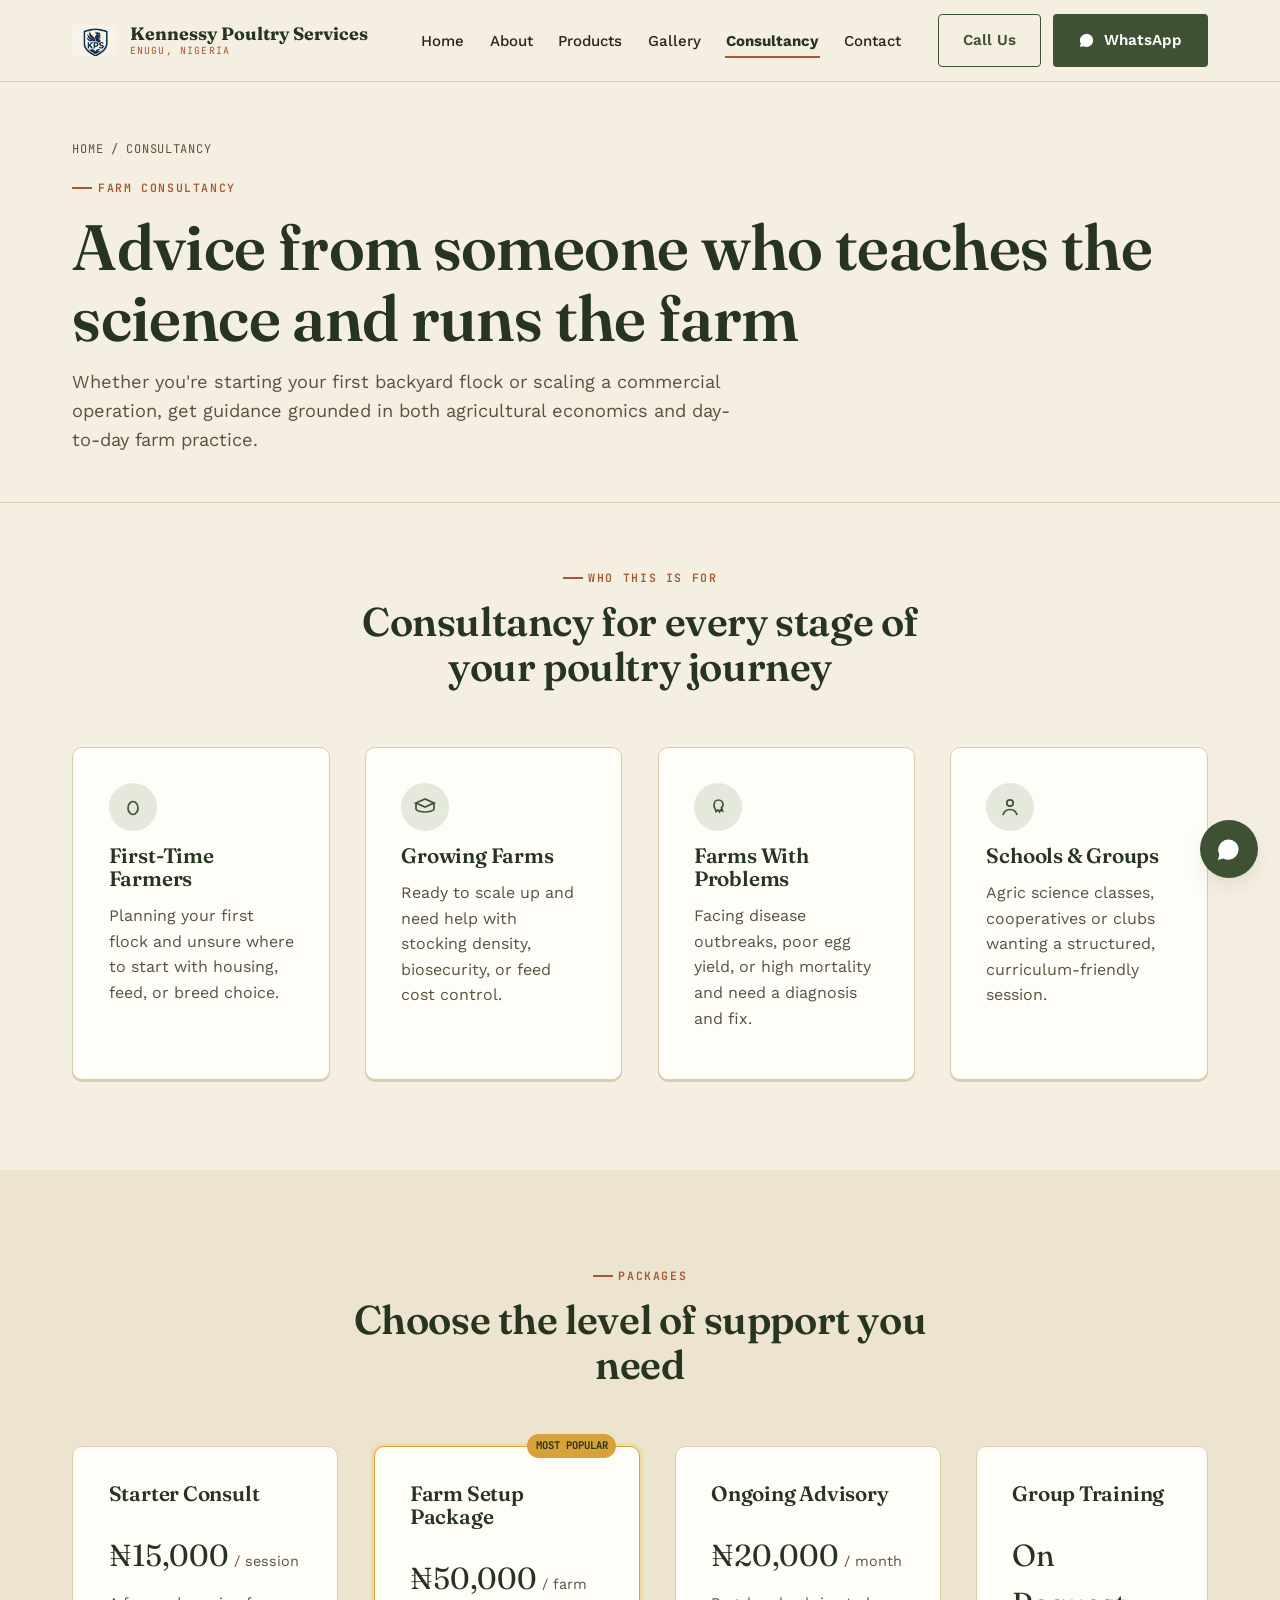
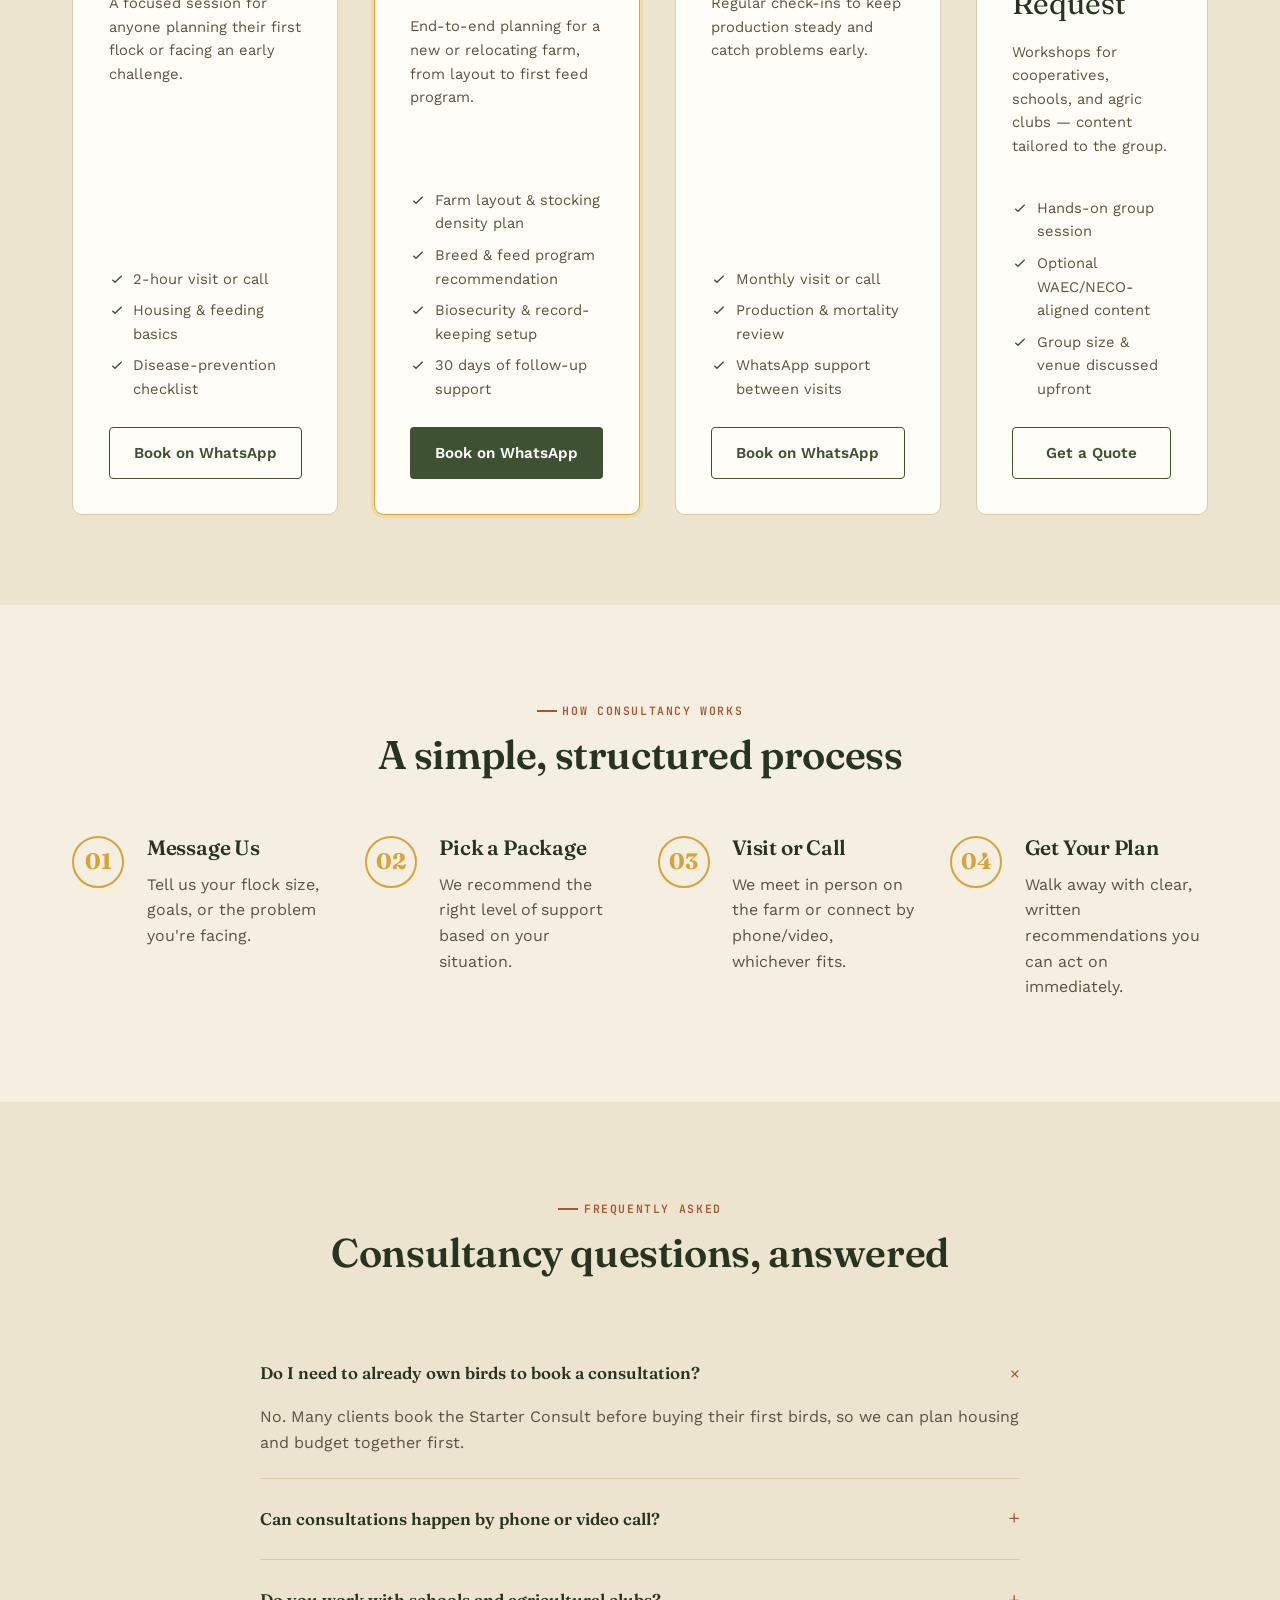
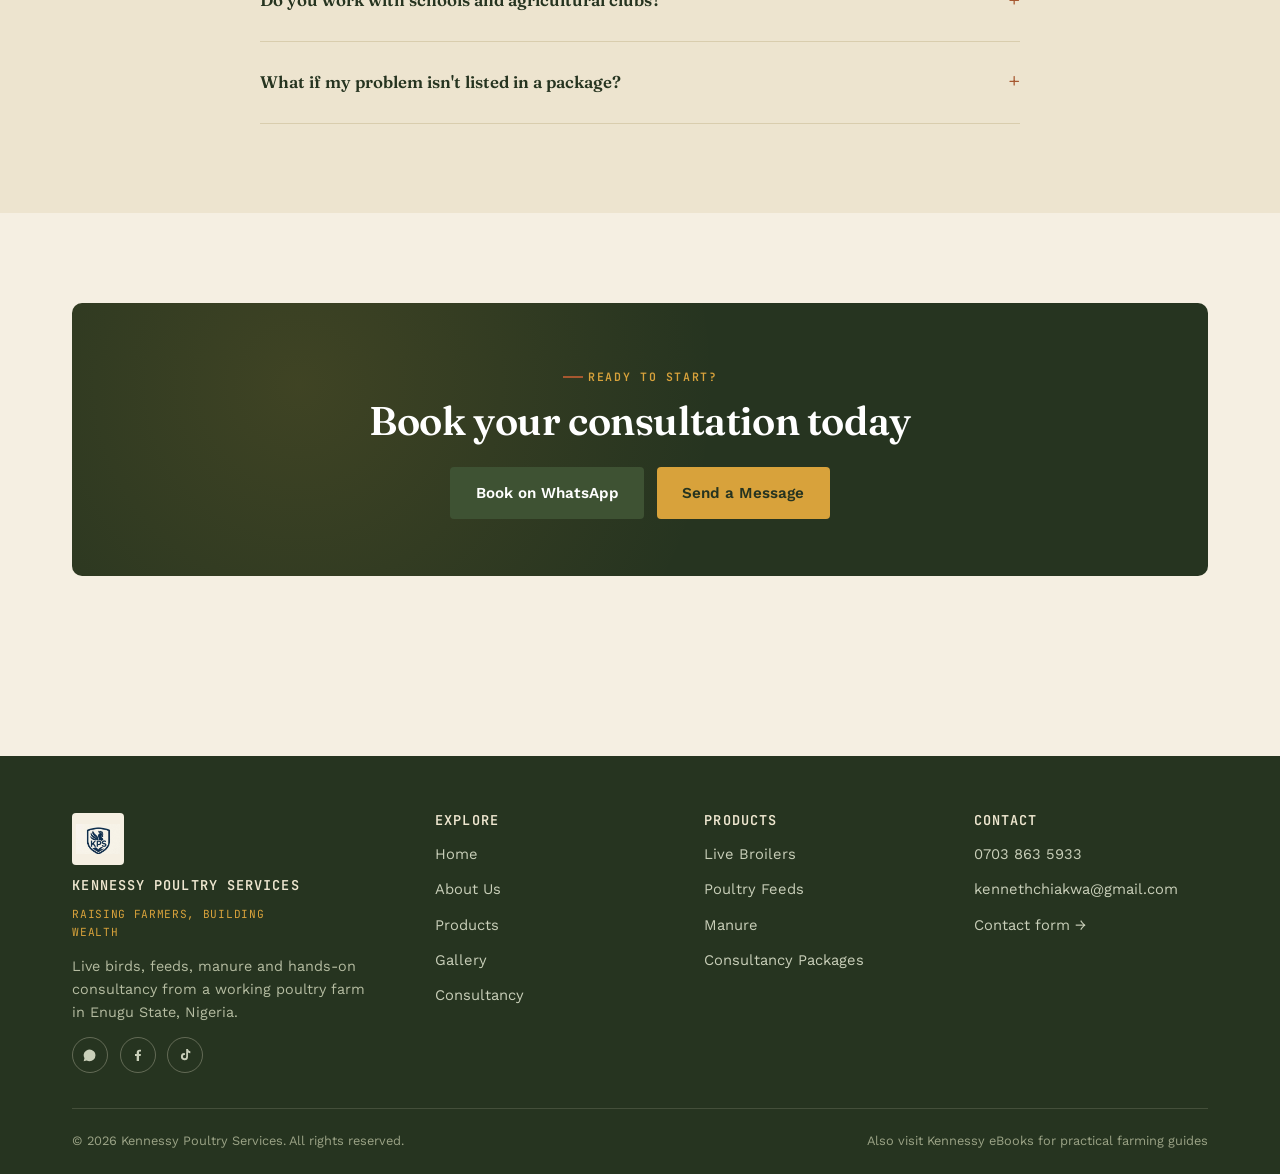
<file: consultancy.html>
<!DOCTYPE html>
<html lang="en">
<head>
<meta charset="UTF-8">
<meta name="viewport" content="width=device-width, initial-scale=1.0">
<title>Consultancy Services | Kennessy Poultry Services</title>
<meta name="description" content="Farm setup, disease management, feed formulation and ongoing advisory consultancy for poultry farmers, from a teacher and commercial farmer in Enugu State, Nigeria.">
<link rel="icon" type="image/jpeg" href="[data-uri]">
<style>
/* ==========================================================================
   Kennessy Poultry Services — Design Tokens
   Palette: maize cream / deep leaf green / clay brown / maize gold
   Display: Fraunces  |  Body: Work Sans  |  Data/Utility: JetBrains Mono
   ========================================================================== */

@import url('https://fonts.googleapis.com/css2?family=Fraunces:ital,opsz,wght@0,9..144,400;0,9..144,500;0,9..144,600;0,9..144,700;1,9..144,500&family=Work+Sans:wght@400;500;600;700&family=JetBrains+Mono:wght@500;600&display=swap');

:root{
  --bg:            #F5EFE2;
  --bg-alt:        #EDE4CF;
  --card:          #FFFDF7;
  --ink:           #2A2318;
  --ink-soft:      #5B5140;
  --forest:        #3E5233;
  --forest-dark:   #263420;
  --forest-tint:   #E4E9DB;
  --clay:          #A6572F;
  --clay-dark:     #7C3F20;
  --gold:          #D8A23B;
  --gold-soft:     #F0DBA6;
  --line:          #D9CDAE;
  --shadow:        0 10px 30px -12px rgba(42,35,24,0.25);
  --radius:        4px;
  --radius-lg:     10px;
  --maxw:          1180px;
  --space-1: 0.4rem;
  --space-2: 0.8rem;
  --space-3: 1.4rem;
  --space-4: 2.2rem;
  --space-5: 3.6rem;
  --space-6: 5.6rem;
}

*, *::before, *::after{ box-sizing: border-box; }
html{ scroll-behavior: smooth; }
body{
  margin:0;
  background: var(--bg);
  color: var(--ink);
  font-family: 'Work Sans', sans-serif;
  font-size: 16px;
  line-height: 1.6;
  -webkit-font-smoothing: antialiased;
}
img{ max-width:100%; display:block; }
a{ color: inherit; text-decoration: none; }
ul{ margin:0; padding:0; list-style:none; }
h1,h2,h3,h4{
  font-family:'Fraunces', serif;
  font-weight:600;
  line-height:1.12;
  margin: 0 0 var(--space-2);
  color: var(--forest-dark);
  letter-spacing: -0.01em;
}
h1{ font-size: clamp(2.4rem, 5vw, 4rem); font-weight:600; }
h2{ font-size: clamp(1.7rem, 3.4vw, 2.5rem); }
h3{ font-size: 1.3rem; }
p{ margin:0 0 var(--space-2); color: var(--ink-soft); }
.container{ max-width: var(--maxw); margin: 0 auto; padding: 0 var(--space-3); }
.eyebrow{
  font-family:'JetBrains Mono', monospace;
  font-size:0.72rem;
  letter-spacing:0.14em;
  text-transform:uppercase;
  color: var(--clay);
  font-weight:600;
  display:inline-flex;
  align-items:center;
  gap:0.5em;
  margin-bottom: var(--space-2);
}
.eyebrow::before{
  content:"";
  width: 20px; height:2px;
  background: var(--clay);
  display:inline-block;
}
:focus-visible{ outline: 3px solid var(--gold); outline-offset: 2px; }
@media (prefers-reduced-motion: reduce){
  *{ animation-duration: 0.001ms !important; animation-iteration-count: 1 !important; transition-duration: 0.001ms !important; scroll-behavior:auto !important; }
}

/* Buttons */
.btn{
  display:inline-flex;
  align-items:center;
  gap:0.55em;
  font-family:'Work Sans', sans-serif;
  font-weight:600;
  font-size:0.95rem;
  padding: 0.85em 1.6em;
  border-radius: var(--radius);
  border: 1.5px solid transparent;
  cursor:pointer;
  transition: transform 0.15s ease, box-shadow 0.15s ease, background 0.15s ease, color .15s ease;
  white-space: nowrap;
}
.btn:hover{ transform: translateY(-2px); }
.btn-primary{ background: var(--forest); color: #fff; }
.btn-primary:hover{ background: var(--forest-dark); box-shadow: var(--shadow); }
.btn-gold{ background: var(--gold); color: var(--forest-dark); }
.btn-gold:hover{ background:#c8912e; box-shadow: var(--shadow); }
.btn-outline{ background: transparent; border-color: var(--forest); color: var(--forest); }
.btn-outline:hover{ background: var(--forest); color:#fff; }
.btn-whatsapp{ background:#3E5233; color:#fff; }
.btn-whatsapp svg{ width:18px; height:18px; }
.btn-whatsapp:hover{ background: var(--forest-dark); }
.btn-block{ width:100%; justify-content:center; }

/* ===================== HEADER ===================== */
.site-header{
  position: sticky; top:0; z-index: 60;
  background: var(--bg);
  border-bottom: 1px solid var(--line);
}
.header-inner{
  display:flex; align-items:center; justify-content:space-between;
  padding: 0.9rem var(--space-3);
  max-width: var(--maxw); margin:0 auto;
}
.brand{ display:flex; align-items:center; gap:0.7rem; }
.brand-mark{
  width:46px; height:46px;
  display:flex; align-items:center; justify-content:center;
  flex-shrink:0;
}
.brand-mark svg{ width:24px; height:24px; }
.brand-mark img{ width:100%; height:100%; object-fit:contain; }
.brand-text{ font-family:'Fraunces', serif; line-height:1.05; }
.brand-text strong{ display:block; font-size:1.12rem; color: var(--forest-dark); font-weight:700; }
.brand-text span{ display:block; font-family:'JetBrains Mono', monospace; font-size:0.62rem; letter-spacing:0.12em; text-transform:uppercase; color: var(--clay); margin-top:2px; }

.footer-logo{ width:52px; height:52px; margin-bottom: var(--space-2); border-radius: var(--radius); overflow:hidden; background:#F5EFE2; padding:4px; }
.footer-logo img{ width:100%; height:100%; object-fit:contain; }

.main-nav{ display:flex; align-items:center; gap: var(--space-4); }
.nav-links{ display:flex; gap: var(--space-3); }
.nav-links a{
  font-size:0.94rem; font-weight:500; color: var(--ink);
  padding: 0.3rem 0.1rem; position:relative;
}
.nav-links a::after{
  content:""; position:absolute; left:0; right:0; bottom:-4px; height:2px;
  background: var(--clay); transform: scaleX(0); transform-origin:left;
  transition: transform 0.2s ease;
}
.nav-links a:hover::after, .nav-links a.active::after{ transform: scaleX(1); }
.nav-links a.active{ color: var(--forest-dark); font-weight:700; }
.header-cta{ display:flex; align-items:center; gap:0.7rem; }
.nav-toggle{
  display:none; background:none; border:none; cursor:pointer;
  width:40px; height:40px; padding:0;
  flex-direction:column; align-items:center; justify-content:center; gap:5px;
}
.nav-toggle span{ width:22px; height:2px; background: var(--forest-dark); display:block; }

@media (max-width: 880px){
  .nav-links{
    position:fixed; top:64px; right:0; bottom:0; left:0; background: var(--bg);
    flex-direction:column; padding: var(--space-4) var(--space-3); gap: var(--space-3);
    transform: translateX(100%); transition: transform 0.25s ease;
    overflow-y:auto; z-index:55;
  }
  .nav-links.open{ transform: translateX(0); }
  .nav-links a{ font-size:1.2rem; }
  .nav-toggle{ display:flex; }
  .header-cta .btn-outline{ display:none; }
}

/* ===================== FARM GATE BOARD (signature element) ===================== */
.gate-board{
  background: var(--forest-dark);
  color: #EFE7D0;
  border-top: 4px solid var(--gold);
  border-bottom: 4px solid var(--gold);
}
.gate-board-inner{
  max-width: var(--maxw); margin:0 auto; padding: 0.7rem var(--space-3);
  display:flex; align-items:center; gap: var(--space-3);
  font-family:'JetBrains Mono', monospace;
  font-size:0.78rem;
}
.gate-board-label{
  text-transform:uppercase; letter-spacing:0.12em; color: var(--gold);
  font-weight:600; flex-shrink:0; padding-right: var(--space-3);
  border-right: 1px solid rgba(239,231,208,0.25);
}
.gate-track-wrap{ flex:1; overflow:hidden; }
.gate-track{
  display:flex; align-items:center; gap: var(--space-4); width:max-content;
  animation: gate-scroll 22s linear infinite;
}
.gate-track-wrap:hover .gate-track{ animation-play-state: paused; }
@keyframes gate-scroll{
  from{ transform: translateX(0); }
  to{ transform: translateX(-50%); }
}
.gate-item{ display:flex; align-items:center; gap:0.5em; flex-shrink:0; white-space:nowrap; }
.dot{ width:8px; height:8px; border-radius:50%; flex-shrink:0; }
.dot.in{ background:#8FBF6B; }
.dot.low{ background: var(--gold); }
.dot.soon{ background:#C77B4A; }
.gate-status{ opacity:0.85; }

/* ===================== HERO ===================== */
.hero{
  position:relative;
  padding: var(--space-6) 0 var(--space-5);
  background:
    radial-gradient(ellipse at 85% 0%, rgba(216,162,59,0.16), transparent 55%),
    var(--bg);
  overflow:hidden;
  border-bottom: 1px solid var(--line);
}
.hero-grid{
  display:grid; grid-template-columns: 1.1fr 0.9fr; gap: var(--space-5);
  align-items:center;
}
.hero h1{ margin-bottom: var(--space-3); }
.hero-lede{ font-size:1.14rem; max-width: 46ch; }
.hero-actions{ display:flex; gap: var(--space-2); flex-wrap:wrap; margin-top: var(--space-4); }
.hero-stats{
  display:flex; gap: var(--space-4); margin-top: var(--space-5);
  padding-top: var(--space-3); border-top: 1px solid var(--line);
  flex-wrap:wrap;
}
.hero-stat b{ display:block; font-family:'Fraunces', serif; font-size:1.7rem; color: var(--forest-dark); }
.hero-stat span{ font-size:0.8rem; color: var(--ink-soft); }
.hero-art{
  position:relative; border-radius: var(--radius-lg); overflow:hidden;
  box-shadow: var(--shadow); aspect-ratio: 4/5;
}
@media (max-width: 880px){
  .hero-grid{ grid-template-columns: 1fr; }
  .hero-art{ order:-1; aspect-ratio: 16/10; }
}

/* ===================== SECTIONS ===================== */
section{ padding: var(--space-6) 0; }
.section-alt{ background: var(--bg-alt); }
.section-forest{ background: var(--forest-dark); color:#EFE7D0; }
.section-forest h2, .section-forest h3{ color:#fff; }
.section-forest p{ color:#C9CFB9; }
.section-head{ max-width: 640px; margin-bottom: var(--space-5); }
.section-head.center{ margin-left:auto; margin-right:auto; text-align:center; }

/* Cards / grids */
.grid{ display:grid; gap: var(--space-4); }
.grid-3{ grid-template-columns: repeat(3, 1fr); }
.grid-2{ grid-template-columns: repeat(2, 1fr); }
.grid-4{ grid-template-columns: repeat(4, 1fr); }
@media (max-width: 900px){ .grid-3, .grid-4{ grid-template-columns: repeat(2,1fr); } }
@media (max-width: 620px){ .grid-2, .grid-3, .grid-4{ grid-template-columns: 1fr; } }

.card{
  background: var(--card); border:1px solid var(--line); border-radius: var(--radius-lg);
  padding: var(--space-4); box-shadow: 0 2px 0 var(--line);
  transition: transform .18s ease, box-shadow .18s ease;
}
.card:hover{ transform: translateY(-4px); box-shadow: var(--shadow); }
.card-icon{
  width:48px; height:48px; border-radius:50%; background: var(--forest-tint);
  display:flex; align-items:center; justify-content:center; margin-bottom: var(--space-2);
}
.card-icon svg{ width:24px; height:24px; }

/* Product cards */
.product-card{
  background: var(--card); border:1px solid var(--line); border-radius: var(--radius-lg);
  overflow:hidden; display:flex; flex-direction:column;
  transition: transform .18s ease, box-shadow .18s ease;
}
.product-card:hover{ transform: translateY(-5px); box-shadow: var(--shadow); }
.product-media{ aspect-ratio: 4/3; position:relative; overflow:hidden; }
.product-body{ padding: var(--space-3); display:flex; flex-direction:column; gap:0.5rem; flex:1; }
.product-tag{
  position:absolute; top:12px; left:12px; z-index:2;
  background: var(--gold); color: var(--forest-dark);
  font-family:'JetBrains Mono', monospace; font-size:0.68rem; font-weight:700;
  text-transform:uppercase; letter-spacing:0.06em;
  padding: 0.3em 0.7em; border-radius: 100px;
}
.product-tag.stock-low{ background:#C77B4A; color:#fff; }
.product-name{ font-family:'Fraunces', serif; font-size:1.15rem; color: var(--forest-dark); font-weight:600; }
.product-desc{ font-size:0.92rem; flex:1; }
.product-price{
  font-family:'JetBrains Mono', monospace; font-weight:600; color: var(--clay-dark);
  font-size:1rem; padding-top:0.4rem; border-top: 1px dashed var(--line);
}
.product-actions{ display:flex; gap:0.5rem; margin-top:0.4rem; }
.product-actions .btn{ flex:1; padding:0.65em 0.8em; font-size:0.84rem; }

.product-filters{ display:flex; gap:0.6rem; flex-wrap:wrap; margin-bottom: var(--space-4); }
.filter-btn{
  font-family:'JetBrains Mono', monospace; font-size:0.76rem; text-transform:uppercase; letter-spacing:0.05em;
  padding:0.5em 1.1em; border-radius:100px; border:1.5px solid var(--forest);
  background:transparent; color: var(--forest-dark); cursor:pointer; font-weight:600;
  transition: all .15s ease;
}
.filter-btn.active, .filter-btn:hover{ background: var(--forest); color:#fff; }

/* Numbered process */
.process{ counter-reset: step; display:grid; gap: var(--space-4); }
.process-step{ display:flex; gap: var(--space-3); align-items:flex-start; }
.process-num{
  counter-increment: step; font-family:'Fraunces', serif; font-weight:700; font-size:1.4rem;
  color: var(--gold); flex-shrink:0; width:52px; height:52px; border-radius:50%;
  border:2px solid var(--gold); display:flex; align-items:center; justify-content:center;
}
.process-num::before{ content: counter(step, decimal-leading-zero); }

/* Testimonials */
.testimonial{
  background: var(--card); border-radius: var(--radius-lg); padding: var(--space-4);
  border-left: 4px solid var(--clay);
}
.testimonial p{ font-style: italic; color: var(--ink); font-size:1.02rem; }
.testimonial-author{ font-family:'JetBrains Mono', monospace; font-size:0.78rem; color: var(--clay); text-transform:uppercase; letter-spacing:0.05em; }

/* Placeholder art (SVG-based, styled — not lorem-ipsum grey boxes) */
.ph{
  width:100%; height:100%; display:flex; align-items:center; justify-content:center;
  background: linear-gradient(135deg, var(--forest-tint), var(--bg-alt));
  position:relative;
}
.ph svg{ width:38%; height:38%; opacity:0.85; }
.ph-label{
  position:absolute; bottom:10px; right:12px;
  font-family:'JetBrains Mono', monospace; font-size:0.6rem; letter-spacing:0.08em;
  text-transform:uppercase; color: var(--ink-soft); opacity:0.6;
}
.media-photo{ width:100%; height:100%; object-fit:cover; display:block; }

/* Gallery */
.gallery-grid{ display:grid; grid-template-columns: repeat(3, 1fr); gap: var(--space-2); }
.gallery-item{ aspect-ratio: 1; border-radius: var(--radius); overflow:hidden; }
.gallery-item.wide{ grid-column: span 2; }
.gallery-item.tall{ grid-row: span 2; aspect-ratio:auto; }
@media (max-width: 700px){ .gallery-grid{ grid-template-columns: repeat(2,1fr); } .gallery-item.wide{ grid-column: span 2; } }

/* Video placeholders (YouTube embeds to come) */
.video-card{
  border-radius: var(--radius-lg); overflow:hidden; border:1px solid var(--line);
  background: var(--card); box-shadow: 0 2px 0 var(--line);
}
.video-thumb{
  aspect-ratio: 16/9; position:relative; overflow:hidden;
  background: linear-gradient(135deg, var(--forest-dark), #1F2B18);
  display:flex; align-items:center; justify-content:center;
}
.video-thumb::after{
  content:""; position:absolute; inset:0;
  background: linear-gradient(0deg, rgba(20,26,15,0.35), rgba(20,26,15,0.05) 40%);
}
.video-play{
  width:60px; height:60px; border-radius:50%; background: rgba(38,52,32,0.55);
  border:2px solid var(--gold); display:flex; align-items:center; justify-content:center;
  z-index:2;
}
.video-play svg{ width:22px; height:22px; margin-left:3px; }
.video-badge{
  position:absolute; top:12px; left:12px; z-index:2;
  background: rgba(38,52,32,0.85); color:#EFE7D0;
  font-family:'JetBrains Mono', monospace; font-size:0.65rem; text-transform:uppercase; letter-spacing:0.06em;
  padding:0.3em 0.7em; border-radius:100px;
}
.video-info{ padding: var(--space-3); }
.video-info h3{ font-size:1.02rem; margin-bottom:0.3rem; }
.video-info p{ font-size:0.86rem; margin-bottom:0; }

/* Timeline (About) */
.timeline{ border-left: 2px solid var(--line); padding-left: var(--space-4); display:grid; gap: var(--space-4); }
.timeline-item{ position:relative; }
.timeline-item::before{
  content:""; position:absolute; left: calc(-1 * var(--space-4) - 6px); top:6px;
  width:12px; height:12px; border-radius:50%; background: var(--clay); border:2px solid var(--bg);
}
.timeline-year{ font-family:'JetBrains Mono', monospace; font-size:0.78rem; color: var(--clay); font-weight:600; }

/* Values grid */
.value-item{ display:flex; gap: var(--space-2); align-items:flex-start; }
.value-item .card-icon{ margin-bottom:0; flex-shrink:0; }

/* Forms */
.form-grid{ display:grid; gap: var(--space-3); }
.field label{ display:block; font-size:0.85rem; font-weight:600; margin-bottom:0.4rem; color: var(--forest-dark); }
.field input, .field select, .field textarea{
  width:100%; padding:0.8em 1em; border:1.5px solid var(--line); border-radius: var(--radius);
  font-family:'Work Sans', sans-serif; font-size:0.96rem; background:#fff; color: var(--ink);
  transition: border-color .15s ease;
}
.field input:focus, .field select:focus, .field textarea:focus{ border-color: var(--forest); }
.field-row{ display:grid; grid-template-columns:1fr 1fr; gap: var(--space-3); }
@media (max-width:620px){ .field-row{ grid-template-columns:1fr; } }
.form-note{ font-size:0.82rem; color: var(--ink-soft); }
.form-status{ font-size:0.9rem; padding:0.8em 1em; border-radius: var(--radius); display:none; }
.form-status.show{ display:block; }
.form-status.ok{ background: var(--forest-tint); color: var(--forest-dark); display:block; }
.form-status.err{ background:#F3DED1; color: var(--clay-dark); display:block; }

/* Contact page split */
.contact-grid{ display:grid; grid-template-columns: 1fr 1fr; gap: var(--space-5); align-items:start; }
@media (max-width: 880px){ .contact-grid{ grid-template-columns:1fr; } }
.contact-detail{ display:flex; gap: var(--space-3); align-items:flex-start; margin-bottom: var(--space-3); }
.contact-detail .card-icon{ flex-shrink:0; }
.contact-detail a:hover{ color: var(--clay); }

/* Map placeholder */
.map-ph{
  aspect-ratio: 16/8; border-radius: var(--radius-lg); overflow:hidden; margin-top: var(--space-4);
  border:1px solid var(--line);
}

/* Consultancy packages */
.pkg-card{
  background: var(--card); border:1px solid var(--line); border-radius: var(--radius-lg);
  padding: var(--space-4); display:flex; flex-direction:column; gap: var(--space-2);
  position:relative;
}
.pkg-card.featured{ border-color: var(--gold); box-shadow: 0 0 0 3px var(--gold-soft); }
.pkg-badge{
  position:absolute; top:-13px; right: var(--space-3);
  background: var(--gold); color: var(--forest-dark);
  font-family:'JetBrains Mono', monospace; font-size:0.66rem; font-weight:700; text-transform:uppercase;
  padding:0.35em 0.8em; border-radius:100px;
}
.pkg-price{ font-family:'Fraunces', serif; font-size:1.9rem; color: var(--forest-dark); }
.pkg-price span{ font-family:'Work Sans', sans-serif; font-size:0.9rem; color: var(--ink-soft); font-weight:400; }
.pkg-list{ display:grid; gap:0.5rem; margin: var(--space-2) 0; }
.pkg-list li{ display:flex; gap:0.6em; font-size:0.92rem; color: var(--ink-soft); }
.pkg-list svg{ width:16px; height:16px; flex-shrink:0; margin-top:3px; color: var(--forest); }

/* FAQ */
.faq-item{ border-bottom:1px solid var(--line); padding: var(--space-3) 0; }
.faq-q{
  display:flex; justify-content:space-between; align-items:center; cursor:pointer;
  font-family:'Fraunces', serif; font-weight:600; font-size:1.05rem; color: var(--forest-dark);
}
.faq-q .plus{ font-size:1.4rem; color: var(--clay); transition: transform .2s ease; flex-shrink:0; margin-left:1rem; }
.faq-item.open .faq-q .plus{ transform: rotate(45deg); }
.faq-a{ max-height:0; overflow:hidden; transition: max-height .25s ease; }
.faq-item.open .faq-a{ max-height: 300px; }
.faq-a p{ padding-top:0.8rem; margin:0; }

/* CTA band */
.cta-band{
  background: var(--forest-dark); color:#EFE7D0; border-radius: var(--radius-lg);
  padding: var(--space-5); text-align:center;
  background-image: radial-gradient(circle at 20% 30%, rgba(216,162,59,0.14), transparent 45%);
}
.cta-band h2{ color:#fff; }
.cta-band .btn-actions{ display:flex; gap: var(--space-2); justify-content:center; flex-wrap:wrap; margin-top: var(--space-3); }

/* Footer */
.site-footer{ background: var(--forest-dark); color:#C9CFB9; padding: var(--space-5) 0 var(--space-3); margin-top: var(--space-6); }
.footer-grid{ display:grid; grid-template-columns: 1.4fr 1fr 1fr 1fr; gap: var(--space-4); padding-bottom: var(--space-4); border-bottom:1px solid rgba(239,231,208,0.15); }
@media (max-width: 780px){ .footer-grid{ grid-template-columns: 1fr 1fr; } }
.footer-col h4{ color:#EFE7D0; font-size:0.85rem; text-transform:uppercase; letter-spacing:0.08em; font-family:'JetBrains Mono', monospace; margin-bottom: var(--space-2); }
.footer-col ul{ display:grid; gap:0.6rem; }
.footer-col a{ color:#C9CFB9; font-size:0.92rem; }
.footer-col a:hover{ color: var(--gold); }
.footer-brand p{ color:#B5BCA1; font-size:0.9rem; max-width:34ch; }
.footer-social{ display:flex; gap:0.7rem; margin-top: var(--space-2); }
.footer-social a{
  width:36px; height:36px; border-radius:50%; border:1px solid rgba(239,231,208,0.3);
  display:flex; align-items:center; justify-content:center;
}
.footer-social a:hover{ background: var(--gold); border-color: var(--gold); color: var(--forest-dark); }
.footer-social svg{ width:16px; height:16px; }
.footer-bottom{ display:flex; justify-content:space-between; align-items:center; padding-top: var(--space-3); font-size:0.8rem; color:#9BA386; flex-wrap:wrap; gap:0.6rem; }
.footer-bottom a{ color:#9BA386; }
.footer-bottom a:hover{ color: var(--gold); }

/* Floating WhatsApp button */
.wa-float{
  position:fixed; bottom:22px; right:22px; z-index:70;
  width:58px; height:58px; border-radius:50%; background: var(--forest);
  display:flex; align-items:center; justify-content:center; box-shadow: var(--shadow);
  transition: transform .15s ease;
}
.wa-float:hover{ transform: scale(1.08); background: var(--forest-dark); }
.wa-float svg{ width:28px; height:28px; }

/* Page hero (inner pages) */
.page-hero{ padding: var(--space-5) 0 var(--space-4); border-bottom:1px solid var(--line); }
.breadcrumb{ font-family:'JetBrains Mono', monospace; font-size:0.75rem; color: var(--ink-soft); margin-bottom: var(--space-2); text-transform:uppercase; letter-spacing:0.06em; }
.breadcrumb a:hover{ color: var(--clay); }

/* Utility */
.mt-0{ margin-top:0; } .mb-0{ margin-bottom:0; }
.text-center{ text-align:center; }
.tag-row{ display:flex; gap:0.5rem; flex-wrap:wrap; margin-top: var(--space-2); }
.tag{
  font-family:'JetBrains Mono', monospace; font-size:0.7rem; text-transform:uppercase; letter-spacing:0.05em;
  background: var(--forest-tint); color: var(--forest-dark); padding:0.35em 0.8em; border-radius:100px;
}

</style>
<!-- Meta Pixel Code -->
<script>
!function(f,b,e,v,n,t,s)
{if(f.fbq)return;n=f.fbq=function(){n.callMethod?
n.callMethod.apply(n,arguments):n.queue.push(arguments)};
if(!f._fbq)f._fbq=n;n.push=n;n.loaded=!0;n.version='2.0';
n.queue=[];t=b.createElement(e);t.async=!0;
t.src=v;s=b.getElementsByTagName(e)[0];
s.parentNode.insertBefore(t,s)}(window, document,'script',
'https://connect.facebook.net/en_US/fbevents.js');
fbq('init', '1089407733527344');
fbq('track', 'PageView');
</script>
<noscript><img height="1" width="1" style="display:none"
src="https://www.facebook.com/tr?id=1089407733527344&ev=PageView&noscript=1"
/></noscript>
<!-- End Meta Pixel Code -->
</head>
<body>

<header class="site-header">
  <div class="header-inner">
    <a href="index.html" class="brand">
      <span class="brand-mark"><img src="[data-uri]" alt="Kennessy Poultry Services shield logo"></span>
      <span class="brand-text"><strong>Kennessy Poultry Services</strong><span>Enugu, Nigeria</span></span>
    </a>
    <nav class="main-nav">
      <ul class="nav-links">
        <li><a href="index.html">Home</a></li>
        <li><a href="about.html">About</a></li>
        <li><a href="products.html">Products</a></li>
        <li><a href="gallery.html">Gallery</a></li>
        <li><a href="consultancy.html" class="active">Consultancy</a></li>
        <li><a href="contact.html">Contact</a></li>
      </ul>
      <div class="header-cta">
        <a href="https://wa.me/2347038635933" class="btn btn-outline" target="_blank" rel="noopener">Call Us</a>
        <a href="https://wa.me/2347038635933" class="btn btn-whatsapp" target="_blank" rel="noopener">
          <svg viewBox="0 0 24 24" fill="currentColor"><path d="M17.6 6.3A8.9 8.9 0 0 0 3.7 17l-1.2 4.4 4.5-1.2a8.9 8.9 0 0 0 4.3 1.1 8.9 8.9 0 0 0 8.9-8.9c0-2.4-.9-4.6-2.6-6.1Z"/></svg>
          WhatsApp
        </a>
      </div>
      <button class="nav-toggle" aria-label="Toggle menu" aria-expanded="false"><span></span><span></span><span></span></button>
    </nav>
  </div>
</header>

<div class="page-hero">
  <div class="container">
    <div class="breadcrumb"><a href="index.html">Home</a> / Consultancy</div>
    <span class="eyebrow">Farm Consultancy</span>
    <h1>Advice from someone who teaches the science and runs the farm</h1>
    <p class="hero-lede" style="max-width:62ch;">Whether you're starting your first backyard flock or scaling a commercial operation, get guidance grounded in both agricultural economics and day-to-day farm practice.</p>
  </div>
</div>

<main>

  <section style="padding-top:var(--space-5);">
    <div class="container">
      <div class="section-head center">
        <span class="eyebrow">Who This Is For</span>
        <h2>Consultancy for every stage of your poultry journey</h2>
      </div>
      <div class="grid grid-4">
        <div class="card">
          <div class="card-icon"><svg viewBox="0 0 24 24" fill="none" stroke="#3E5233" stroke-width="1.7"><ellipse cx="12" cy="13" rx="5" ry="6.5"/></svg></div>
          <h3>First-Time Farmers</h3>
          <p>Planning your first flock and unsure where to start with housing, feed, or breed choice.</p>
        </div>
        <div class="card">
          <div class="card-icon"><svg viewBox="0 0 24 24" fill="none" stroke="#3E5233" stroke-width="1.7"><path d="M12 4 3 8l9 4 9-4-9-4Z"/><path d="M3 8v6c0 1.5 4 3 9 3s9-1.5 9-3V8"/></svg></div>
          <h3>Growing Farms</h3>
          <p>Ready to scale up and need help with stocking density, biosecurity, or feed cost control.</p>
        </div>
        <div class="card">
          <div class="card-icon"><svg viewBox="0 0 24 24" fill="none" stroke="#3E5233" stroke-width="1.7"><path d="M8 10c0-3 2-5 4.5-5S17 7 17 10c0 1-.5 2-1.5 2.5l1 3.5-2-1-1 2-1.5-2-2 1.5-.5-2C8.5 13.5 8 12 8 10Z"/></svg></div>
          <h3>Farms With Problems</h3>
          <p>Facing disease outbreaks, poor egg yield, or high mortality and need a diagnosis and fix.</p>
        </div>
        <div class="card">
          <div class="card-icon"><svg viewBox="0 0 24 24" fill="none" stroke="#3E5233" stroke-width="1.7"><circle cx="12" cy="8" r="3.2"/><path d="M5 20c1-3.5 4-5.5 7-5.5s6 2 7 5.5"/></svg></div>
          <h3>Schools &amp; Groups</h3>
          <p>Agric science classes, cooperatives or clubs wanting a structured, curriculum-friendly session.</p>
        </div>
      </div>
    </div>
  </section>

  <section class="section-alt">
    <div class="container">
      <div class="section-head center">
        <span class="eyebrow">Packages</span>
        <h2>Choose the level of support you need</h2>
      </div>
      <div class="grid grid-4">

        <div class="pkg-card">
          <h3>Starter Consult</h3>
          <div class="pkg-price">₦15,000<span> / session</span></div>
          <p class="product-desc">A focused session for anyone planning their first flock or facing an early challenge.</p>
          <ul class="pkg-list">
            <li><svg viewBox="0 0 24 24" fill="none" stroke="currentColor" stroke-width="2"><path d="m5 13 4 4L19 7"/></svg> 2-hour visit or call</li>
            <li><svg viewBox="0 0 24 24" fill="none" stroke="currentColor" stroke-width="2"><path d="m5 13 4 4L19 7"/></svg> Housing &amp; feeding basics</li>
            <li><svg viewBox="0 0 24 24" fill="none" stroke="currentColor" stroke-width="2"><path d="m5 13 4 4L19 7"/></svg> Disease-prevention checklist</li>
          </ul>
          <a href="https://wa.me/2347038635933?text=Hello%2C%20I%27m%20interested%20in%20the%20Starter%20Consult." target="_blank" rel="noopener" class="btn btn-outline btn-block">Book on WhatsApp</a>
        </div>

        <div class="pkg-card featured">
          <span class="pkg-badge">Most Popular</span>
          <h3>Farm Setup Package</h3>
          <div class="pkg-price">₦50,000<span> / farm</span></div>
          <p class="product-desc">End-to-end planning for a new or relocating farm, from layout to first feed program.</p>
          <ul class="pkg-list">
            <li><svg viewBox="0 0 24 24" fill="none" stroke="currentColor" stroke-width="2"><path d="m5 13 4 4L19 7"/></svg> Farm layout &amp; stocking density plan</li>
            <li><svg viewBox="0 0 24 24" fill="none" stroke="currentColor" stroke-width="2"><path d="m5 13 4 4L19 7"/></svg> Breed &amp; feed program recommendation</li>
            <li><svg viewBox="0 0 24 24" fill="none" stroke="currentColor" stroke-width="2"><path d="m5 13 4 4L19 7"/></svg> Biosecurity &amp; record-keeping setup</li>
            <li><svg viewBox="0 0 24 24" fill="none" stroke="currentColor" stroke-width="2"><path d="m5 13 4 4L19 7"/></svg> 30 days of follow-up support</li>
          </ul>
          <a href="https://wa.me/2347038635933?text=Hello%2C%20I%27m%20interested%20in%20the%20Farm%20Setup%20Package." target="_blank" rel="noopener" class="btn btn-whatsapp btn-block">Book on WhatsApp</a>
        </div>

        <div class="pkg-card">
          <h3>Ongoing Advisory</h3>
          <div class="pkg-price">₦20,000<span> / month</span></div>
          <p class="product-desc">Regular check-ins to keep production steady and catch problems early.</p>
          <ul class="pkg-list">
            <li><svg viewBox="0 0 24 24" fill="none" stroke="currentColor" stroke-width="2"><path d="m5 13 4 4L19 7"/></svg> Monthly visit or call</li>
            <li><svg viewBox="0 0 24 24" fill="none" stroke="currentColor" stroke-width="2"><path d="m5 13 4 4L19 7"/></svg> Production &amp; mortality review</li>
            <li><svg viewBox="0 0 24 24" fill="none" stroke="currentColor" stroke-width="2"><path d="m5 13 4 4L19 7"/></svg> WhatsApp support between visits</li>
          </ul>
          <a href="https://wa.me/2347038635933?text=Hello%2C%20I%27m%20interested%20in%20Ongoing%20Advisory." target="_blank" rel="noopener" class="btn btn-outline btn-block">Book on WhatsApp</a>
        </div>

        <div class="pkg-card">
          <h3>Group Training</h3>
          <div class="pkg-price">On Request</div>
          <p class="product-desc">Workshops for cooperatives, schools, and agric clubs — content tailored to the group.</p>
          <ul class="pkg-list">
            <li><svg viewBox="0 0 24 24" fill="none" stroke="currentColor" stroke-width="2"><path d="m5 13 4 4L19 7"/></svg> Hands-on group session</li>
            <li><svg viewBox="0 0 24 24" fill="none" stroke="currentColor" stroke-width="2"><path d="m5 13 4 4L19 7"/></svg> Optional WAEC/NECO-aligned content</li>
            <li><svg viewBox="0 0 24 24" fill="none" stroke="currentColor" stroke-width="2"><path d="m5 13 4 4L19 7"/></svg> Group size &amp; venue discussed upfront</li>
          </ul>
          <a href="https://wa.me/2347038635933?text=Hello%2C%20I%27d%20like%20a%20quote%20for%20Group%20Training." target="_blank" rel="noopener" class="btn btn-outline btn-block">Get a Quote</a>
        </div>

      </div>
    </div>
  </section>

  <section>
    <div class="container">
      <div class="section-head center">
        <span class="eyebrow">How Consultancy Works</span>
        <h2>A simple, structured process</h2>
      </div>
      <div class="grid grid-4 process">
        <div class="process-step">
          <div class="process-num"></div>
          <div><h3>Message Us</h3><p>Tell us your flock size, goals, or the problem you're facing.</p></div>
        </div>
        <div class="process-step">
          <div class="process-num"></div>
          <div><h3>Pick a Package</h3><p>We recommend the right level of support based on your situation.</p></div>
        </div>
        <div class="process-step">
          <div class="process-num"></div>
          <div><h3>Visit or Call</h3><p>We meet in person on the farm or connect by phone/video, whichever fits.</p></div>
        </div>
        <div class="process-step">
          <div class="process-num"></div>
          <div><h3>Get Your Plan</h3><p>Walk away with clear, written recommendations you can act on immediately.</p></div>
        </div>
      </div>
    </div>
  </section>

  <section class="section-alt">
    <div class="container">
      <div class="section-head center">
        <span class="eyebrow">Frequently Asked</span>
        <h2>Consultancy questions, answered</h2>
      </div>
      <div class="faq-list" style="max-width:760px;margin:0 auto;">
        <div class="faq-item open">
          <div class="faq-q"><span>Do I need to already own birds to book a consultation?</span><span class="plus">+</span></div>
          <div class="faq-a"><p>No. Many clients book the Starter Consult before buying their first birds, so we can plan housing and budget together first.</p></div>
        </div>
        <div class="faq-item">
          <div class="faq-q"><span>Can consultations happen by phone or video call?</span><span class="plus">+</span></div>
          <div class="faq-a"><p>Yes. In-person farm visits are available within Enugu State, and phone or video consultations can be arranged for farmers further away.</p></div>
        </div>
        <div class="faq-item">
          <div class="faq-q"><span>Do you work with schools and agricultural clubs?</span><span class="plus">+</span></div>
          <div class="faq-a"><p>Yes — Group Training sessions can be tailored for agricultural science classes and can align with WAEC/NECO-style content on request.</p></div>
        </div>
        <div class="faq-item">
          <div class="faq-q"><span>What if my problem isn't listed in a package?</span><span class="plus">+</span></div>
          <div class="faq-a"><p>Message us on WhatsApp with details — most farm issues fit under one of the packages above, and we'll point you to the right one.</p></div>
        </div>
      </div>
    </div>
  </section>

  <section>
    <div class="container">
      <div class="cta-band">
        <span class="eyebrow" style="color:#D8A23B">Ready To Start?</span>
        <h2>Book your consultation today</h2>
        <div class="btn-actions">
          <a href="https://wa.me/2347038635933" class="btn btn-whatsapp" target="_blank" rel="noopener">Book on WhatsApp</a>
          <a href="contact.html" class="btn btn-gold">Send a Message</a>
        </div>
      </div>
    </div>
  </section>

</main>

<footer class="site-footer" id="footer-include"></footer>

<a href="https://wa.me/2347038635933" class="wa-float" target="_blank" rel="noopener" aria-label="Chat on WhatsApp">
  <svg viewBox="0 0 24 24" fill="#fff"><path d="M17.6 6.3A8.9 8.9 0 0 0 3.7 17l-1.2 4.4 4.5-1.2a8.9 8.9 0 0 0 4.3 1.1 8.9 8.9 0 0 0 8.9-8.9c0-2.4-.9-4.6-2.6-6.1Z"/></svg>
</a>

<script>
// Kennessy Poultry Services — shared behaviour
document.addEventListener('DOMContentLoaded', () => {

  // Mobile nav toggle
  const toggle = document.querySelector('.nav-toggle');
  const links = document.querySelector('.nav-links');
  if (toggle && links) {
    toggle.addEventListener('click', () => {
      const isOpen = links.classList.toggle('open');
      toggle.setAttribute('aria-expanded', isOpen ? 'true' : 'false');
    });
    links.querySelectorAll('a').forEach(a => a.addEventListener('click', () => {
      links.classList.remove('open');
      toggle.setAttribute('aria-expanded', 'false');
    }));
  }

  // Footer year
  document.querySelectorAll('.js-year').forEach(el => el.textContent = new Date().getFullYear());

  // FAQ accordion
  document.querySelectorAll('.faq-item').forEach(item => {
    const q = item.querySelector('.faq-q');
    if (!q) return;
    q.addEventListener('click', () => {
      const wasOpen = item.classList.contains('open');
      item.closest('.faq-list')?.querySelectorAll('.faq-item').forEach(i => i.classList.remove('open'));
      if (!wasOpen) item.classList.add('open');
    });
  });

  // Product filters
  const filterBtns = document.querySelectorAll('.filter-btn');
  const productCards = document.querySelectorAll('[data-category]');
  if (filterBtns.length && productCards.length) {
    filterBtns.forEach(btn => {
      btn.addEventListener('click', () => {
        filterBtns.forEach(b => b.classList.remove('active'));
        btn.classList.add('active');
        const cat = btn.dataset.filter;
        productCards.forEach(card => {
          card.style.display = (cat === 'all' || card.dataset.category === cat) ? '' : 'none';
        });
      });
    });
  }

  // Contact form — validates, emails Kenneth via FormSubmit, and offers a WhatsApp continue link
  const form = document.querySelector('#contact-form');
  if (form) {
    form.addEventListener('submit', async (e) => {
      e.preventDefault();
      const status = form.querySelector('.form-status');
      const submitBtn = form.querySelector('button[type="submit"]');
      const name = form.querySelector('#name')?.value.trim();
      const phone = form.querySelector('#phone')?.value.trim();
      const message = form.querySelector('#message')?.value.trim();
      const interest = form.querySelector('#interest')?.value || 'General enquiry';

      if (!name || !phone || !message) {
        status.textContent = 'Please fill in your name, phone number, and message before sending.';
        status.className = 'form-status err show';
        return;
      }

      const waText = encodeURIComponent(
        `Hello Kennessy Poultry Services,\n\nMy name is ${name}.\nPhone: ${phone}\nInterest: ${interest}\n\nMessage: ${message}`
      );
      const waLink = document.querySelector('#wa-continue');

      if (submitBtn) { submitBtn.disabled = true; submitBtn.textContent = 'Sending…'; }

      try {
        const res = await fetch('https://formsubmit.co/ajax/kennethchiakwa@gmail.com', {
          method: 'POST',
          headers: { 'Accept': 'application/json' },
          body: new FormData(form)
        });

        if (res.ok) {
          status.textContent = 'Thank you, ' + name + '. Your message has been emailed to us. For the fastest reply, tap "Continue on WhatsApp" below too.';
          status.className = 'form-status ok show';
          form.reset();
        } else {
          throw new Error('Email send failed');
        }
      } catch (err) {
        status.textContent = 'We could not confirm your email sent (this happens on the very first submission while FormSubmit verifies our inbox — please try again in a moment). Meanwhile, tap "Continue on WhatsApp" to reach us instantly.';
        status.className = 'form-status err show';
      } finally {
        if (submitBtn) { submitBtn.disabled = false; submitBtn.textContent = 'Send Message'; }
        if (waLink) {
          waLink.href = `https://wa.me/2347038635933?text=${waText}`;
          waLink.style.display = 'inline-flex';
        }
      }
    });
  }
});

</script>
<script>
// Injects the shared site footer into any element with id="footer-include"
document.addEventListener('DOMContentLoaded', () => {
  const mount = document.getElementById('footer-include');
  if (!mount) return;

  mount.innerHTML = `
    <div class="container">
      <div class="footer-grid">
        <div class="footer-col footer-brand">
          <div class="footer-logo"><img src="[data-uri]" alt="Kennessy Poultry Services shield logo"></div>
          <h4>Kennessy Poultry Services</h4>
          <p style="font-family:'JetBrains Mono', monospace; font-size:0.7rem; letter-spacing:0.06em; text-transform:uppercase; color:#D8A23B; margin-bottom:0.8rem;">Raising Farmers, Building Wealth</p>
          <p>Live birds, feeds, manure and hands-on consultancy from a working poultry farm in Enugu State, Nigeria.</p>
          <div class="footer-social">
            <a href="https://wa.me/2347038635933" target="_blank" rel="noopener" aria-label="WhatsApp">
              <svg viewBox="0 0 24 24" fill="currentColor"><path d="M17.6 6.3A8.9 8.9 0 0 0 3.7 17l-1.2 4.4 4.5-1.2a8.9 8.9 0 0 0 4.3 1.1 8.9 8.9 0 0 0 8.9-8.9c0-2.4-.9-4.6-2.6-6.1Z"/></svg>
            </a>
            <a href="https://www.facebook.com/share/17wUYZRCdw/" target="_blank" rel="noopener" aria-label="Facebook">
              <svg viewBox="0 0 24 24" fill="currentColor"><path d="M13.5 21v-7.5H16l.4-3H13.5V8.4c0-.9.3-1.5 1.6-1.5H16.5V4.3c-.3 0-1.3-.1-2.4-.1-2.4 0-4 1.5-4 4.1v2.2H7.5v3H10V21h3.5Z"/></svg>
            </a>
            <a href="https://tiktok.com/@kpspoultry" target="_blank" rel="noopener" aria-label="TikTok">
              <svg viewBox="0 0 24 24" fill="currentColor"><path d="M16.5 3c.3 1.9 1.5 3.3 3.5 3.5v2.7c-1.3 0-2.5-.4-3.5-1.1v6.4a5.3 5.3 0 1 1-4.6-5.3v2.8a2.5 2.5 0 1 0 1.9 2.5V3h2.7Z"/></svg>
            </a>
          </div>
        </div>
        <div class="footer-col">
          <h4>Explore</h4>
          <ul>
            <li><a href="index.html">Home</a></li>
            <li><a href="about.html">About Us</a></li>
            <li><a href="products.html">Products</a></li>
            <li><a href="gallery.html">Gallery</a></li>
            <li><a href="consultancy.html">Consultancy</a></li>
          </ul>
        </div>
        <div class="footer-col">
          <h4>Products</h4>
          <ul>
            <li><a href="products.html#birds">Live Broilers</a></li>
            <li><a href="products.html#feeds">Poultry Feeds</a></li>
            <li><a href="products.html#manure">Manure</a></li>
            <li><a href="consultancy.html">Consultancy Packages</a></li>
          </ul>
        </div>
        <div class="footer-col">
          <h4>Contact</h4>
          <ul>
            <li><a href="tel:+2347038635933">0703 863 5933</a></li>
            <li><a href="mailto:kennethchiakwa@gmail.com">kennethchiakwa@gmail.com</a></li>
            <li><a href="contact.html">Contact form →</a></li>
          </ul>
        </div>
      </div>
      <div class="footer-bottom">
        <span>© <span class="js-year"></span> Kennessy Poultry Services. All rights reserved.</span>
        <span>Also visit <a href="https://kennessyebooks.github.io" target="_blank" rel="noopener">Kennessy eBooks</a> for practical farming guides</span>
      </div>
    </div>
  `;
  const yearEl = mount.querySelector('.js-year');
  if (yearEl) yearEl.textContent = new Date().getFullYear();
});

</script>
</body>
</html>
</file>
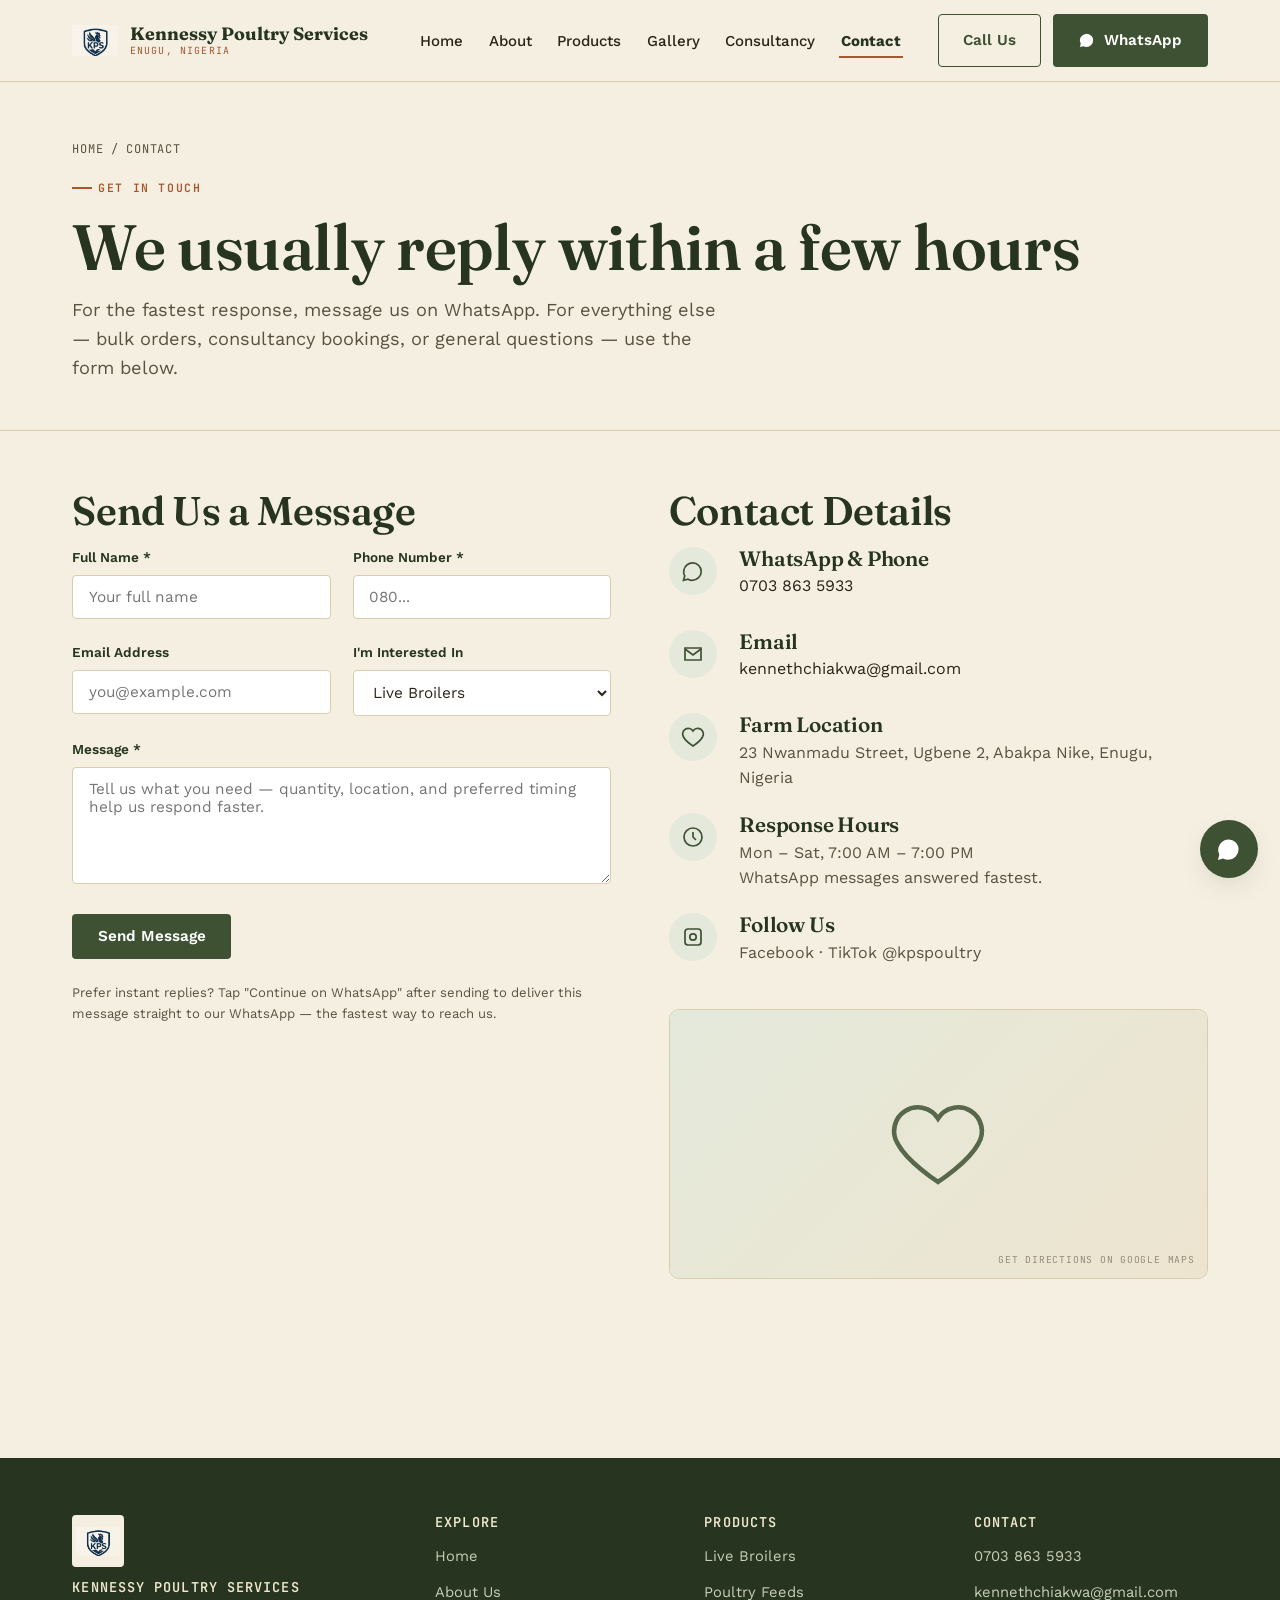
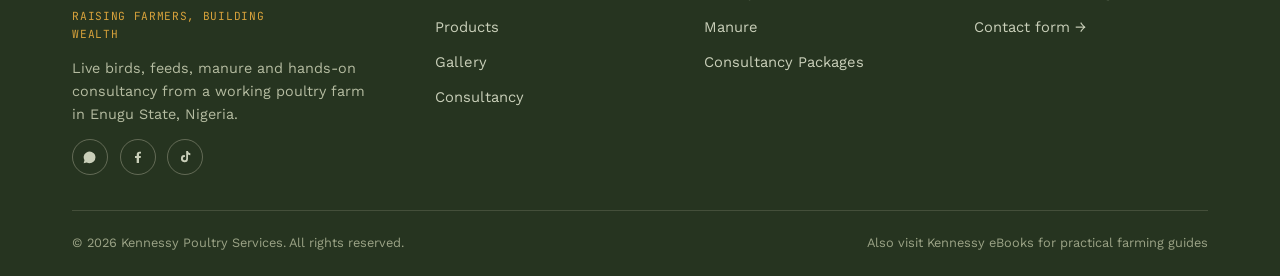
<file: contact.html>
<!DOCTYPE html>
<html lang="en">
<head>
<meta charset="UTF-8">
<meta name="viewport" content="width=device-width, initial-scale=1.0">
<title>Contact Us | Kennessy Poultry Services</title>
<meta name="description" content="Get in touch with Kennessy Poultry Services in Enugu State, Nigeria — WhatsApp, phone, email, or send us a message directly.">
<link rel="icon" type="image/jpeg" href="[data-uri]">
<style>
/* ==========================================================================
   Kennessy Poultry Services — Design Tokens
   Palette: maize cream / deep leaf green / clay brown / maize gold
   Display: Fraunces  |  Body: Work Sans  |  Data/Utility: JetBrains Mono
   ========================================================================== */

@import url('https://fonts.googleapis.com/css2?family=Fraunces:ital,opsz,wght@0,9..144,400;0,9..144,500;0,9..144,600;0,9..144,700;1,9..144,500&family=Work+Sans:wght@400;500;600;700&family=JetBrains+Mono:wght@500;600&display=swap');

:root{
  --bg:            #F5EFE2;
  --bg-alt:        #EDE4CF;
  --card:          #FFFDF7;
  --ink:           #2A2318;
  --ink-soft:      #5B5140;
  --forest:        #3E5233;
  --forest-dark:   #263420;
  --forest-tint:   #E4E9DB;
  --clay:          #A6572F;
  --clay-dark:     #7C3F20;
  --gold:          #D8A23B;
  --gold-soft:     #F0DBA6;
  --line:          #D9CDAE;
  --shadow:        0 10px 30px -12px rgba(42,35,24,0.25);
  --radius:        4px;
  --radius-lg:     10px;
  --maxw:          1180px;
  --space-1: 0.4rem;
  --space-2: 0.8rem;
  --space-3: 1.4rem;
  --space-4: 2.2rem;
  --space-5: 3.6rem;
  --space-6: 5.6rem;
}

*, *::before, *::after{ box-sizing: border-box; }
html{ scroll-behavior: smooth; }
body{
  margin:0;
  background: var(--bg);
  color: var(--ink);
  font-family: 'Work Sans', sans-serif;
  font-size: 16px;
  line-height: 1.6;
  -webkit-font-smoothing: antialiased;
}
img{ max-width:100%; display:block; }
a{ color: inherit; text-decoration: none; }
ul{ margin:0; padding:0; list-style:none; }
h1,h2,h3,h4{
  font-family:'Fraunces', serif;
  font-weight:600;
  line-height:1.12;
  margin: 0 0 var(--space-2);
  color: var(--forest-dark);
  letter-spacing: -0.01em;
}
h1{ font-size: clamp(2.4rem, 5vw, 4rem); font-weight:600; }
h2{ font-size: clamp(1.7rem, 3.4vw, 2.5rem); }
h3{ font-size: 1.3rem; }
p{ margin:0 0 var(--space-2); color: var(--ink-soft); }
.container{ max-width: var(--maxw); margin: 0 auto; padding: 0 var(--space-3); }
.eyebrow{
  font-family:'JetBrains Mono', monospace;
  font-size:0.72rem;
  letter-spacing:0.14em;
  text-transform:uppercase;
  color: var(--clay);
  font-weight:600;
  display:inline-flex;
  align-items:center;
  gap:0.5em;
  margin-bottom: var(--space-2);
}
.eyebrow::before{
  content:"";
  width: 20px; height:2px;
  background: var(--clay);
  display:inline-block;
}
:focus-visible{ outline: 3px solid var(--gold); outline-offset: 2px; }
@media (prefers-reduced-motion: reduce){
  *{ animation-duration: 0.001ms !important; animation-iteration-count: 1 !important; transition-duration: 0.001ms !important; scroll-behavior:auto !important; }
}

/* Buttons */
.btn{
  display:inline-flex;
  align-items:center;
  gap:0.55em;
  font-family:'Work Sans', sans-serif;
  font-weight:600;
  font-size:0.95rem;
  padding: 0.85em 1.6em;
  border-radius: var(--radius);
  border: 1.5px solid transparent;
  cursor:pointer;
  transition: transform 0.15s ease, box-shadow 0.15s ease, background 0.15s ease, color .15s ease;
  white-space: nowrap;
}
.btn:hover{ transform: translateY(-2px); }
.btn-primary{ background: var(--forest); color: #fff; }
.btn-primary:hover{ background: var(--forest-dark); box-shadow: var(--shadow); }
.btn-gold{ background: var(--gold); color: var(--forest-dark); }
.btn-gold:hover{ background:#c8912e; box-shadow: var(--shadow); }
.btn-outline{ background: transparent; border-color: var(--forest); color: var(--forest); }
.btn-outline:hover{ background: var(--forest); color:#fff; }
.btn-whatsapp{ background:#3E5233; color:#fff; }
.btn-whatsapp svg{ width:18px; height:18px; }
.btn-whatsapp:hover{ background: var(--forest-dark); }
.btn-block{ width:100%; justify-content:center; }

/* ===================== HEADER ===================== */
.site-header{
  position: sticky; top:0; z-index: 60;
  background: var(--bg);
  border-bottom: 1px solid var(--line);
}
.header-inner{
  display:flex; align-items:center; justify-content:space-between;
  padding: 0.9rem var(--space-3);
  max-width: var(--maxw); margin:0 auto;
}
.brand{ display:flex; align-items:center; gap:0.7rem; }
.brand-mark{
  width:46px; height:46px;
  display:flex; align-items:center; justify-content:center;
  flex-shrink:0;
}
.brand-mark svg{ width:24px; height:24px; }
.brand-mark img{ width:100%; height:100%; object-fit:contain; }
.brand-text{ font-family:'Fraunces', serif; line-height:1.05; }
.brand-text strong{ display:block; font-size:1.12rem; color: var(--forest-dark); font-weight:700; }
.brand-text span{ display:block; font-family:'JetBrains Mono', monospace; font-size:0.62rem; letter-spacing:0.12em; text-transform:uppercase; color: var(--clay); margin-top:2px; }

.footer-logo{ width:52px; height:52px; margin-bottom: var(--space-2); border-radius: var(--radius); overflow:hidden; background:#F5EFE2; padding:4px; }
.footer-logo img{ width:100%; height:100%; object-fit:contain; }

.main-nav{ display:flex; align-items:center; gap: var(--space-4); }
.nav-links{ display:flex; gap: var(--space-3); }
.nav-links a{
  font-size:0.94rem; font-weight:500; color: var(--ink);
  padding: 0.3rem 0.1rem; position:relative;
}
.nav-links a::after{
  content:""; position:absolute; left:0; right:0; bottom:-4px; height:2px;
  background: var(--clay); transform: scaleX(0); transform-origin:left;
  transition: transform 0.2s ease;
}
.nav-links a:hover::after, .nav-links a.active::after{ transform: scaleX(1); }
.nav-links a.active{ color: var(--forest-dark); font-weight:700; }
.header-cta{ display:flex; align-items:center; gap:0.7rem; }
.nav-toggle{
  display:none; background:none; border:none; cursor:pointer;
  width:40px; height:40px; padding:0;
  flex-direction:column; align-items:center; justify-content:center; gap:5px;
}
.nav-toggle span{ width:22px; height:2px; background: var(--forest-dark); display:block; }

@media (max-width: 880px){
  .nav-links{
    position:fixed; top:64px; right:0; bottom:0; left:0; background: var(--bg);
    flex-direction:column; padding: var(--space-4) var(--space-3); gap: var(--space-3);
    transform: translateX(100%); transition: transform 0.25s ease;
    overflow-y:auto; z-index:55;
  }
  .nav-links.open{ transform: translateX(0); }
  .nav-links a{ font-size:1.2rem; }
  .nav-toggle{ display:flex; }
  .header-cta .btn-outline{ display:none; }
}

/* ===================== FARM GATE BOARD (signature element) ===================== */
.gate-board{
  background: var(--forest-dark);
  color: #EFE7D0;
  border-top: 4px solid var(--gold);
  border-bottom: 4px solid var(--gold);
}
.gate-board-inner{
  max-width: var(--maxw); margin:0 auto; padding: 0.7rem var(--space-3);
  display:flex; align-items:center; gap: var(--space-3);
  font-family:'JetBrains Mono', monospace;
  font-size:0.78rem;
}
.gate-board-label{
  text-transform:uppercase; letter-spacing:0.12em; color: var(--gold);
  font-weight:600; flex-shrink:0; padding-right: var(--space-3);
  border-right: 1px solid rgba(239,231,208,0.25);
}
.gate-track-wrap{ flex:1; overflow:hidden; }
.gate-track{
  display:flex; align-items:center; gap: var(--space-4); width:max-content;
  animation: gate-scroll 22s linear infinite;
}
.gate-track-wrap:hover .gate-track{ animation-play-state: paused; }
@keyframes gate-scroll{
  from{ transform: translateX(0); }
  to{ transform: translateX(-50%); }
}
.gate-item{ display:flex; align-items:center; gap:0.5em; flex-shrink:0; white-space:nowrap; }
.dot{ width:8px; height:8px; border-radius:50%; flex-shrink:0; }
.dot.in{ background:#8FBF6B; }
.dot.low{ background: var(--gold); }
.dot.soon{ background:#C77B4A; }
.gate-status{ opacity:0.85; }

/* ===================== HERO ===================== */
.hero{
  position:relative;
  padding: var(--space-6) 0 var(--space-5);
  background:
    radial-gradient(ellipse at 85% 0%, rgba(216,162,59,0.16), transparent 55%),
    var(--bg);
  overflow:hidden;
  border-bottom: 1px solid var(--line);
}
.hero-grid{
  display:grid; grid-template-columns: 1.1fr 0.9fr; gap: var(--space-5);
  align-items:center;
}
.hero h1{ margin-bottom: var(--space-3); }
.hero-lede{ font-size:1.14rem; max-width: 46ch; }
.hero-actions{ display:flex; gap: var(--space-2); flex-wrap:wrap; margin-top: var(--space-4); }
.hero-stats{
  display:flex; gap: var(--space-4); margin-top: var(--space-5);
  padding-top: var(--space-3); border-top: 1px solid var(--line);
  flex-wrap:wrap;
}
.hero-stat b{ display:block; font-family:'Fraunces', serif; font-size:1.7rem; color: var(--forest-dark); }
.hero-stat span{ font-size:0.8rem; color: var(--ink-soft); }
.hero-art{
  position:relative; border-radius: var(--radius-lg); overflow:hidden;
  box-shadow: var(--shadow); aspect-ratio: 4/5;
}
@media (max-width: 880px){
  .hero-grid{ grid-template-columns: 1fr; }
  .hero-art{ order:-1; aspect-ratio: 16/10; }
}

/* ===================== SECTIONS ===================== */
section{ padding: var(--space-6) 0; }
.section-alt{ background: var(--bg-alt); }
.section-forest{ background: var(--forest-dark); color:#EFE7D0; }
.section-forest h2, .section-forest h3{ color:#fff; }
.section-forest p{ color:#C9CFB9; }
.section-head{ max-width: 640px; margin-bottom: var(--space-5); }
.section-head.center{ margin-left:auto; margin-right:auto; text-align:center; }

/* Cards / grids */
.grid{ display:grid; gap: var(--space-4); }
.grid-3{ grid-template-columns: repeat(3, 1fr); }
.grid-2{ grid-template-columns: repeat(2, 1fr); }
.grid-4{ grid-template-columns: repeat(4, 1fr); }
@media (max-width: 900px){ .grid-3, .grid-4{ grid-template-columns: repeat(2,1fr); } }
@media (max-width: 620px){ .grid-2, .grid-3, .grid-4{ grid-template-columns: 1fr; } }

.card{
  background: var(--card); border:1px solid var(--line); border-radius: var(--radius-lg);
  padding: var(--space-4); box-shadow: 0 2px 0 var(--line);
  transition: transform .18s ease, box-shadow .18s ease;
}
.card:hover{ transform: translateY(-4px); box-shadow: var(--shadow); }
.card-icon{
  width:48px; height:48px; border-radius:50%; background: var(--forest-tint);
  display:flex; align-items:center; justify-content:center; margin-bottom: var(--space-2);
}
.card-icon svg{ width:24px; height:24px; }

/* Product cards */
.product-card{
  background: var(--card); border:1px solid var(--line); border-radius: var(--radius-lg);
  overflow:hidden; display:flex; flex-direction:column;
  transition: transform .18s ease, box-shadow .18s ease;
}
.product-card:hover{ transform: translateY(-5px); box-shadow: var(--shadow); }
.product-media{ aspect-ratio: 4/3; position:relative; overflow:hidden; }
.product-body{ padding: var(--space-3); display:flex; flex-direction:column; gap:0.5rem; flex:1; }
.product-tag{
  position:absolute; top:12px; left:12px; z-index:2;
  background: var(--gold); color: var(--forest-dark);
  font-family:'JetBrains Mono', monospace; font-size:0.68rem; font-weight:700;
  text-transform:uppercase; letter-spacing:0.06em;
  padding: 0.3em 0.7em; border-radius: 100px;
}
.product-tag.stock-low{ background:#C77B4A; color:#fff; }
.product-name{ font-family:'Fraunces', serif; font-size:1.15rem; color: var(--forest-dark); font-weight:600; }
.product-desc{ font-size:0.92rem; flex:1; }
.product-price{
  font-family:'JetBrains Mono', monospace; font-weight:600; color: var(--clay-dark);
  font-size:1rem; padding-top:0.4rem; border-top: 1px dashed var(--line);
}
.product-actions{ display:flex; gap:0.5rem; margin-top:0.4rem; }
.product-actions .btn{ flex:1; padding:0.65em 0.8em; font-size:0.84rem; }

.product-filters{ display:flex; gap:0.6rem; flex-wrap:wrap; margin-bottom: var(--space-4); }
.filter-btn{
  font-family:'JetBrains Mono', monospace; font-size:0.76rem; text-transform:uppercase; letter-spacing:0.05em;
  padding:0.5em 1.1em; border-radius:100px; border:1.5px solid var(--forest);
  background:transparent; color: var(--forest-dark); cursor:pointer; font-weight:600;
  transition: all .15s ease;
}
.filter-btn.active, .filter-btn:hover{ background: var(--forest); color:#fff; }

/* Numbered process */
.process{ counter-reset: step; display:grid; gap: var(--space-4); }
.process-step{ display:flex; gap: var(--space-3); align-items:flex-start; }
.process-num{
  counter-increment: step; font-family:'Fraunces', serif; font-weight:700; font-size:1.4rem;
  color: var(--gold); flex-shrink:0; width:52px; height:52px; border-radius:50%;
  border:2px solid var(--gold); display:flex; align-items:center; justify-content:center;
}
.process-num::before{ content: counter(step, decimal-leading-zero); }

/* Testimonials */
.testimonial{
  background: var(--card); border-radius: var(--radius-lg); padding: var(--space-4);
  border-left: 4px solid var(--clay);
}
.testimonial p{ font-style: italic; color: var(--ink); font-size:1.02rem; }
.testimonial-author{ font-family:'JetBrains Mono', monospace; font-size:0.78rem; color: var(--clay); text-transform:uppercase; letter-spacing:0.05em; }

/* Placeholder art (SVG-based, styled — not lorem-ipsum grey boxes) */
.ph{
  width:100%; height:100%; display:flex; align-items:center; justify-content:center;
  background: linear-gradient(135deg, var(--forest-tint), var(--bg-alt));
  position:relative;
}
.ph svg{ width:38%; height:38%; opacity:0.85; }
.ph-label{
  position:absolute; bottom:10px; right:12px;
  font-family:'JetBrains Mono', monospace; font-size:0.6rem; letter-spacing:0.08em;
  text-transform:uppercase; color: var(--ink-soft); opacity:0.6;
}
.media-photo{ width:100%; height:100%; object-fit:cover; display:block; }

/* Gallery */
.gallery-grid{ display:grid; grid-template-columns: repeat(3, 1fr); gap: var(--space-2); }
.gallery-item{ aspect-ratio: 1; border-radius: var(--radius); overflow:hidden; }
.gallery-item.wide{ grid-column: span 2; }
.gallery-item.tall{ grid-row: span 2; aspect-ratio:auto; }
@media (max-width: 700px){ .gallery-grid{ grid-template-columns: repeat(2,1fr); } .gallery-item.wide{ grid-column: span 2; } }

/* Video placeholders (YouTube embeds to come) */
.video-card{
  border-radius: var(--radius-lg); overflow:hidden; border:1px solid var(--line);
  background: var(--card); box-shadow: 0 2px 0 var(--line);
}
.video-thumb{
  aspect-ratio: 16/9; position:relative; overflow:hidden;
  background: linear-gradient(135deg, var(--forest-dark), #1F2B18);
  display:flex; align-items:center; justify-content:center;
}
.video-thumb::after{
  content:""; position:absolute; inset:0;
  background: linear-gradient(0deg, rgba(20,26,15,0.35), rgba(20,26,15,0.05) 40%);
}
.video-play{
  width:60px; height:60px; border-radius:50%; background: rgba(38,52,32,0.55);
  border:2px solid var(--gold); display:flex; align-items:center; justify-content:center;
  z-index:2;
}
.video-play svg{ width:22px; height:22px; margin-left:3px; }
.video-badge{
  position:absolute; top:12px; left:12px; z-index:2;
  background: rgba(38,52,32,0.85); color:#EFE7D0;
  font-family:'JetBrains Mono', monospace; font-size:0.65rem; text-transform:uppercase; letter-spacing:0.06em;
  padding:0.3em 0.7em; border-radius:100px;
}
.video-info{ padding: var(--space-3); }
.video-info h3{ font-size:1.02rem; margin-bottom:0.3rem; }
.video-info p{ font-size:0.86rem; margin-bottom:0; }

/* Timeline (About) */
.timeline{ border-left: 2px solid var(--line); padding-left: var(--space-4); display:grid; gap: var(--space-4); }
.timeline-item{ position:relative; }
.timeline-item::before{
  content:""; position:absolute; left: calc(-1 * var(--space-4) - 6px); top:6px;
  width:12px; height:12px; border-radius:50%; background: var(--clay); border:2px solid var(--bg);
}
.timeline-year{ font-family:'JetBrains Mono', monospace; font-size:0.78rem; color: var(--clay); font-weight:600; }

/* Values grid */
.value-item{ display:flex; gap: var(--space-2); align-items:flex-start; }
.value-item .card-icon{ margin-bottom:0; flex-shrink:0; }

/* Forms */
.form-grid{ display:grid; gap: var(--space-3); }
.field label{ display:block; font-size:0.85rem; font-weight:600; margin-bottom:0.4rem; color: var(--forest-dark); }
.field input, .field select, .field textarea{
  width:100%; padding:0.8em 1em; border:1.5px solid var(--line); border-radius: var(--radius);
  font-family:'Work Sans', sans-serif; font-size:0.96rem; background:#fff; color: var(--ink);
  transition: border-color .15s ease;
}
.field input:focus, .field select:focus, .field textarea:focus{ border-color: var(--forest); }
.field-row{ display:grid; grid-template-columns:1fr 1fr; gap: var(--space-3); }
@media (max-width:620px){ .field-row{ grid-template-columns:1fr; } }
.form-note{ font-size:0.82rem; color: var(--ink-soft); }
.form-status{ font-size:0.9rem; padding:0.8em 1em; border-radius: var(--radius); display:none; }
.form-status.show{ display:block; }
.form-status.ok{ background: var(--forest-tint); color: var(--forest-dark); display:block; }
.form-status.err{ background:#F3DED1; color: var(--clay-dark); display:block; }

/* Contact page split */
.contact-grid{ display:grid; grid-template-columns: 1fr 1fr; gap: var(--space-5); align-items:start; }
@media (max-width: 880px){ .contact-grid{ grid-template-columns:1fr; } }
.contact-detail{ display:flex; gap: var(--space-3); align-items:flex-start; margin-bottom: var(--space-3); }
.contact-detail .card-icon{ flex-shrink:0; }
.contact-detail a:hover{ color: var(--clay); }

/* Map placeholder */
.map-ph{
  aspect-ratio: 16/8; border-radius: var(--radius-lg); overflow:hidden; margin-top: var(--space-4);
  border:1px solid var(--line);
}

/* Consultancy packages */
.pkg-card{
  background: var(--card); border:1px solid var(--line); border-radius: var(--radius-lg);
  padding: var(--space-4); display:flex; flex-direction:column; gap: var(--space-2);
  position:relative;
}
.pkg-card.featured{ border-color: var(--gold); box-shadow: 0 0 0 3px var(--gold-soft); }
.pkg-badge{
  position:absolute; top:-13px; right: var(--space-3);
  background: var(--gold); color: var(--forest-dark);
  font-family:'JetBrains Mono', monospace; font-size:0.66rem; font-weight:700; text-transform:uppercase;
  padding:0.35em 0.8em; border-radius:100px;
}
.pkg-price{ font-family:'Fraunces', serif; font-size:1.9rem; color: var(--forest-dark); }
.pkg-price span{ font-family:'Work Sans', sans-serif; font-size:0.9rem; color: var(--ink-soft); font-weight:400; }
.pkg-list{ display:grid; gap:0.5rem; margin: var(--space-2) 0; }
.pkg-list li{ display:flex; gap:0.6em; font-size:0.92rem; color: var(--ink-soft); }
.pkg-list svg{ width:16px; height:16px; flex-shrink:0; margin-top:3px; color: var(--forest); }

/* FAQ */
.faq-item{ border-bottom:1px solid var(--line); padding: var(--space-3) 0; }
.faq-q{
  display:flex; justify-content:space-between; align-items:center; cursor:pointer;
  font-family:'Fraunces', serif; font-weight:600; font-size:1.05rem; color: var(--forest-dark);
}
.faq-q .plus{ font-size:1.4rem; color: var(--clay); transition: transform .2s ease; flex-shrink:0; margin-left:1rem; }
.faq-item.open .faq-q .plus{ transform: rotate(45deg); }
.faq-a{ max-height:0; overflow:hidden; transition: max-height .25s ease; }
.faq-item.open .faq-a{ max-height: 300px; }
.faq-a p{ padding-top:0.8rem; margin:0; }

/* CTA band */
.cta-band{
  background: var(--forest-dark); color:#EFE7D0; border-radius: var(--radius-lg);
  padding: var(--space-5); text-align:center;
  background-image: radial-gradient(circle at 20% 30%, rgba(216,162,59,0.14), transparent 45%);
}
.cta-band h2{ color:#fff; }
.cta-band .btn-actions{ display:flex; gap: var(--space-2); justify-content:center; flex-wrap:wrap; margin-top: var(--space-3); }

/* Footer */
.site-footer{ background: var(--forest-dark); color:#C9CFB9; padding: var(--space-5) 0 var(--space-3); margin-top: var(--space-6); }
.footer-grid{ display:grid; grid-template-columns: 1.4fr 1fr 1fr 1fr; gap: var(--space-4); padding-bottom: var(--space-4); border-bottom:1px solid rgba(239,231,208,0.15); }
@media (max-width: 780px){ .footer-grid{ grid-template-columns: 1fr 1fr; } }
.footer-col h4{ color:#EFE7D0; font-size:0.85rem; text-transform:uppercase; letter-spacing:0.08em; font-family:'JetBrains Mono', monospace; margin-bottom: var(--space-2); }
.footer-col ul{ display:grid; gap:0.6rem; }
.footer-col a{ color:#C9CFB9; font-size:0.92rem; }
.footer-col a:hover{ color: var(--gold); }
.footer-brand p{ color:#B5BCA1; font-size:0.9rem; max-width:34ch; }
.footer-social{ display:flex; gap:0.7rem; margin-top: var(--space-2); }
.footer-social a{
  width:36px; height:36px; border-radius:50%; border:1px solid rgba(239,231,208,0.3);
  display:flex; align-items:center; justify-content:center;
}
.footer-social a:hover{ background: var(--gold); border-color: var(--gold); color: var(--forest-dark); }
.footer-social svg{ width:16px; height:16px; }
.footer-bottom{ display:flex; justify-content:space-between; align-items:center; padding-top: var(--space-3); font-size:0.8rem; color:#9BA386; flex-wrap:wrap; gap:0.6rem; }
.footer-bottom a{ color:#9BA386; }
.footer-bottom a:hover{ color: var(--gold); }

/* Floating WhatsApp button */
.wa-float{
  position:fixed; bottom:22px; right:22px; z-index:70;
  width:58px; height:58px; border-radius:50%; background: var(--forest);
  display:flex; align-items:center; justify-content:center; box-shadow: var(--shadow);
  transition: transform .15s ease;
}
.wa-float:hover{ transform: scale(1.08); background: var(--forest-dark); }
.wa-float svg{ width:28px; height:28px; }

/* Page hero (inner pages) */
.page-hero{ padding: var(--space-5) 0 var(--space-4); border-bottom:1px solid var(--line); }
.breadcrumb{ font-family:'JetBrains Mono', monospace; font-size:0.75rem; color: var(--ink-soft); margin-bottom: var(--space-2); text-transform:uppercase; letter-spacing:0.06em; }
.breadcrumb a:hover{ color: var(--clay); }

/* Utility */
.mt-0{ margin-top:0; } .mb-0{ margin-bottom:0; }
.text-center{ text-align:center; }
.tag-row{ display:flex; gap:0.5rem; flex-wrap:wrap; margin-top: var(--space-2); }
.tag{
  font-family:'JetBrains Mono', monospace; font-size:0.7rem; text-transform:uppercase; letter-spacing:0.05em;
  background: var(--forest-tint); color: var(--forest-dark); padding:0.35em 0.8em; border-radius:100px;
}

</style>
<script type="application/ld+json">
{
  "@context": "https://schema.org",
  "@type": "LocalBusiness",
  "name": "Kennessy Poultry Services",
  "image": "https://kennessy-poultry-services.github.io/[data-uri]",
  "url": "https://kennessy-poultry-services.github.io/contact.html",
  "telephone": "+2347038635933",
  "address": {
    "@type": "PostalAddress",
    "streetAddress": "23 Nwanmadu Street, Ugbene 2, Abakpa Nike",
    "addressLocality": "Enugu",
    "addressRegion": "Enugu State",
    "addressCountry": "NG"
  },
  "sameAs": [
    "https://www.facebook.com/share/17wUYZRCdw/",
    "https://tiktok.com/@kpspoultry"
  ],
  "priceRange": "₦₦"
}
</script>
<!-- Meta Pixel Code -->
<script>
!function(f,b,e,v,n,t,s)
{if(f.fbq)return;n=f.fbq=function(){n.callMethod?
n.callMethod.apply(n,arguments):n.queue.push(arguments)};
if(!f._fbq)f._fbq=n;n.push=n;n.loaded=!0;n.version='2.0';
n.queue=[];t=b.createElement(e);t.async=!0;
t.src=v;s=b.getElementsByTagName(e)[0];
s.parentNode.insertBefore(t,s)}(window, document,'script',
'https://connect.facebook.net/en_US/fbevents.js');
fbq('init', '1089407733527344');
fbq('track', 'PageView');
</script>
<noscript><img height="1" width="1" style="display:none"
src="https://www.facebook.com/tr?id=1089407733527344&ev=PageView&noscript=1"
/></noscript>
<!-- End Meta Pixel Code -->
</head>
<body>

<header class="site-header">
  <div class="header-inner">
    <a href="index.html" class="brand">
      <span class="brand-mark"><img src="[data-uri]" alt="Kennessy Poultry Services shield logo"></span>
      <span class="brand-text"><strong>Kennessy Poultry Services</strong><span>Enugu, Nigeria</span></span>
    </a>
    <nav class="main-nav">
      <ul class="nav-links">
        <li><a href="index.html">Home</a></li>
        <li><a href="about.html">About</a></li>
        <li><a href="products.html">Products</a></li>
        <li><a href="gallery.html">Gallery</a></li>
        <li><a href="consultancy.html">Consultancy</a></li>
        <li><a href="contact.html" class="active">Contact</a></li>
      </ul>
      <div class="header-cta">
        <a href="https://wa.me/2347038635933" class="btn btn-outline" target="_blank" rel="noopener">Call Us</a>
        <a href="https://wa.me/2347038635933" class="btn btn-whatsapp" target="_blank" rel="noopener">
          <svg viewBox="0 0 24 24" fill="currentColor"><path d="M17.6 6.3A8.9 8.9 0 0 0 3.7 17l-1.2 4.4 4.5-1.2a8.9 8.9 0 0 0 4.3 1.1 8.9 8.9 0 0 0 8.9-8.9c0-2.4-.9-4.6-2.6-6.1Z"/></svg>
          WhatsApp
        </a>
      </div>
      <button class="nav-toggle" aria-label="Toggle menu" aria-expanded="false"><span></span><span></span><span></span></button>
    </nav>
  </div>
</header>

<div class="page-hero">
  <div class="container">
    <div class="breadcrumb"><a href="index.html">Home</a> / Contact</div>
    <span class="eyebrow">Get In Touch</span>
    <h1>We usually reply within a few hours</h1>
    <p class="hero-lede" style="max-width:60ch;">For the fastest response, message us on WhatsApp. For everything else — bulk orders, consultancy bookings, or general questions — use the form below.</p>
  </div>
</div>

<main>
  <section style="padding-top:var(--space-5);">
    <div class="container contact-grid">

      <div>
        <h2>Send Us a Message</h2>
        <form id="contact-form" class="form-grid" novalidate
              action="https://formsubmit.co/kennethchiakwa@gmail.com" method="POST">
          <input type="hidden" name="_subject" value="New enquiry — Kennessy Poultry Services website">
          <input type="hidden" name="_template" value="table">
          <input type="hidden" name="_captcha" value="false">
          <div class="field-row">
            <div class="field">
              <label for="name">Full Name *</label>
              <input type="text" id="name" name="name" placeholder="Your full name" required>
            </div>
            <div class="field">
              <label for="phone">Phone Number *</label>
              <input type="tel" id="phone" name="phone" placeholder="080..." required>
            </div>
          </div>
          <div class="field-row">
            <div class="field">
              <label for="email">Email Address</label>
              <input type="email" id="email" name="email" placeholder="you@example.com">
            </div>
            <div class="field">
              <label for="interest">I'm Interested In</label>
              <select id="interest" name="interest">
                <option>Live Broilers</option>
                <option>Poultry Feeds</option>
                <option>Manure</option>
                <option>Consultancy</option>
                <option>General Enquiry</option>
              </select>
            </div>
          </div>
          <div class="field">
            <label for="message">Message *</label>
            <textarea id="message" name="message" rows="5" placeholder="Tell us what you need — quantity, location, and preferred timing help us respond faster." required></textarea>
          </div>
          <div class="form-status" role="status"></div>
          <div style="display:flex; gap:0.8rem; flex-wrap:wrap; align-items:center;">
            <button type="submit" class="btn btn-primary">Send Message</button>
            <a id="wa-continue" href="#" target="_blank" rel="noopener" class="btn btn-whatsapp" style="display:none;">
              <svg viewBox="0 0 24 24" fill="currentColor"><path d="M17.6 6.3A8.9 8.9 0 0 0 3.7 17l-1.2 4.4 4.5-1.2a8.9 8.9 0 0 0 4.3 1.1 8.9 8.9 0 0 0 8.9-8.9c0-2.4-.9-4.6-2.6-6.1Z"/></svg>
              Continue on WhatsApp
            </a>
          </div>
          <p class="form-note">Prefer instant replies? Tap "Continue on WhatsApp" after sending to deliver this message straight to our WhatsApp — the fastest way to reach us.</p>
        </form>
      </div>

      <div>
        <h2>Contact Details</h2>

        <div class="contact-detail">
          <div class="card-icon"><svg viewBox="0 0 24 24" fill="none" stroke="#3E5233" stroke-width="1.7"><path d="M17.6 6.3A8.9 8.9 0 0 0 3.7 17l-1.2 4.4 4.5-1.2a8.9 8.9 0 0 0 4.3 1.1 8.9 8.9 0 0 0 8.9-8.9c0-2.4-.9-4.6-2.6-6.1Z"/></svg></div>
          <div>
            <h3 style="margin-bottom:0.2rem;">WhatsApp &amp; Phone</h3>
            <a href="tel:+2347038635933">0703 863 5933</a>
          </div>
        </div>

        <div class="contact-detail">
          <div class="card-icon"><svg viewBox="0 0 24 24" fill="none" stroke="#3E5233" stroke-width="1.7"><path d="M4 6h16v12H4z"/><path d="m4 7 8 6 8-6"/></svg></div>
          <div>
            <h3 style="margin-bottom:0.2rem;">Email</h3>
            <a href="mailto:kennethchiakwa@gmail.com">kennethchiakwa@gmail.com</a>
          </div>
        </div>

        <div class="contact-detail">
          <div class="card-icon"><svg viewBox="0 0 24 24" fill="none" stroke="#3E5233" stroke-width="1.7"><path d="M12 21s-7-4.5-9.5-9A5.5 5.5 0 0 1 12 6a5.5 5.5 0 0 1 9.5 6c-2.5 4.5-9.5 9-9.5 9Z"/></svg></div>
          <div>
            <h3 style="margin-bottom:0.2rem;">Farm Location</h3>
            <p class="mb-0">23 Nwanmadu Street, Ugbene 2, Abakpa Nike, Enugu, Nigeria</p>
          </div>
        </div>

        <div class="contact-detail">
          <div class="card-icon"><svg viewBox="0 0 24 24" fill="none" stroke="#3E5233" stroke-width="1.7"><circle cx="12" cy="12" r="9"/><path d="M12 7v5l3 3"/></svg></div>
          <div>
            <h3 style="margin-bottom:0.2rem;">Response Hours</h3>
            <p class="mb-0">Mon – Sat, 7:00 AM – 7:00 PM<br>WhatsApp messages answered fastest.</p>
          </div>
        </div>

        <div class="contact-detail">
          <div class="card-icon"><svg viewBox="0 0 24 24" fill="none" stroke="#3E5233" stroke-width="1.7"><rect x="4" y="4" width="16" height="16" rx="3"/><circle cx="12" cy="12" r="3.2"/></svg></div>
          <div>
            <h3 style="margin-bottom:0.2rem;">Follow Us</h3>
            <p class="mb-0">
              <a href="https://www.facebook.com/share/17wUYZRCdw/" target="_blank" rel="noopener">Facebook</a> ·
              <a href="https://tiktok.com/@kpspoultry" target="_blank" rel="noopener">TikTok @kpspoultry</a>
            </p>
          </div>
        </div>

        <a href="https://www.google.com/maps/search/?api=1&query=23+Nwanmadu+Street+Ugbene+2+Abakpa+Nike+Enugu" target="_blank" rel="noopener" class="map-ph" style="display:block; text-decoration:none;">
          <div class="ph"><svg viewBox="0 0 24 24" fill="none" stroke="#3E5233" stroke-width="1.1"><path d="M12 21s-7-4.5-9.5-9A5.5 5.5 0 0 1 12 6a5.5 5.5 0 0 1 9.5 6c-2.5 4.5-9.5 9-9.5 9Z"/></svg><span class="ph-label">Get directions on Google Maps</span></div>
        </a>
      </div>

    </div>
  </section>
</main>

<footer class="site-footer" id="footer-include"></footer>

<a href="https://wa.me/2347038635933" class="wa-float" target="_blank" rel="noopener" aria-label="Chat on WhatsApp">
  <svg viewBox="0 0 24 24" fill="#fff"><path d="M17.6 6.3A8.9 8.9 0 0 0 3.7 17l-1.2 4.4 4.5-1.2a8.9 8.9 0 0 0 4.3 1.1 8.9 8.9 0 0 0 8.9-8.9c0-2.4-.9-4.6-2.6-6.1Z"/></svg>
</a>

<script>
// Kennessy Poultry Services — shared behaviour
document.addEventListener('DOMContentLoaded', () => {

  // Mobile nav toggle
  const toggle = document.querySelector('.nav-toggle');
  const links = document.querySelector('.nav-links');
  if (toggle && links) {
    toggle.addEventListener('click', () => {
      const isOpen = links.classList.toggle('open');
      toggle.setAttribute('aria-expanded', isOpen ? 'true' : 'false');
    });
    links.querySelectorAll('a').forEach(a => a.addEventListener('click', () => {
      links.classList.remove('open');
      toggle.setAttribute('aria-expanded', 'false');
    }));
  }

  // Footer year
  document.querySelectorAll('.js-year').forEach(el => el.textContent = new Date().getFullYear());

  // FAQ accordion
  document.querySelectorAll('.faq-item').forEach(item => {
    const q = item.querySelector('.faq-q');
    if (!q) return;
    q.addEventListener('click', () => {
      const wasOpen = item.classList.contains('open');
      item.closest('.faq-list')?.querySelectorAll('.faq-item').forEach(i => i.classList.remove('open'));
      if (!wasOpen) item.classList.add('open');
    });
  });

  // Product filters
  const filterBtns = document.querySelectorAll('.filter-btn');
  const productCards = document.querySelectorAll('[data-category]');
  if (filterBtns.length && productCards.length) {
    filterBtns.forEach(btn => {
      btn.addEventListener('click', () => {
        filterBtns.forEach(b => b.classList.remove('active'));
        btn.classList.add('active');
        const cat = btn.dataset.filter;
        productCards.forEach(card => {
          card.style.display = (cat === 'all' || card.dataset.category === cat) ? '' : 'none';
        });
      });
    });
  }

  // Contact form — validates, emails Kenneth via FormSubmit, and offers a WhatsApp continue link
  const form = document.querySelector('#contact-form');
  if (form) {
    form.addEventListener('submit', async (e) => {
      e.preventDefault();
      const status = form.querySelector('.form-status');
      const submitBtn = form.querySelector('button[type="submit"]');
      const name = form.querySelector('#name')?.value.trim();
      const phone = form.querySelector('#phone')?.value.trim();
      const message = form.querySelector('#message')?.value.trim();
      const interest = form.querySelector('#interest')?.value || 'General enquiry';

      if (!name || !phone || !message) {
        status.textContent = 'Please fill in your name, phone number, and message before sending.';
        status.className = 'form-status err show';
        return;
      }

      const waText = encodeURIComponent(
        `Hello Kennessy Poultry Services,\n\nMy name is ${name}.\nPhone: ${phone}\nInterest: ${interest}\n\nMessage: ${message}`
      );
      const waLink = document.querySelector('#wa-continue');

      if (submitBtn) { submitBtn.disabled = true; submitBtn.textContent = 'Sending…'; }

      try {
        const res = await fetch('https://formsubmit.co/ajax/kennethchiakwa@gmail.com', {
          method: 'POST',
          headers: { 'Accept': 'application/json' },
          body: new FormData(form)
        });

        if (res.ok) {
          status.textContent = 'Thank you, ' + name + '. Your message has been emailed to us. For the fastest reply, tap "Continue on WhatsApp" below too.';
          status.className = 'form-status ok show';
          form.reset();
        } else {
          throw new Error('Email send failed');
        }
      } catch (err) {
        status.textContent = 'We could not confirm your email sent (this happens on the very first submission while FormSubmit verifies our inbox — please try again in a moment). Meanwhile, tap "Continue on WhatsApp" to reach us instantly.';
        status.className = 'form-status err show';
      } finally {
        if (submitBtn) { submitBtn.disabled = false; submitBtn.textContent = 'Send Message'; }
        if (waLink) {
          waLink.href = `https://wa.me/2347038635933?text=${waText}`;
          waLink.style.display = 'inline-flex';
        }
      }
    });
  }
});

</script>
<script>
// Injects the shared site footer into any element with id="footer-include"
document.addEventListener('DOMContentLoaded', () => {
  const mount = document.getElementById('footer-include');
  if (!mount) return;

  mount.innerHTML = `
    <div class="container">
      <div class="footer-grid">
        <div class="footer-col footer-brand">
          <div class="footer-logo"><img src="[data-uri]" alt="Kennessy Poultry Services shield logo"></div>
          <h4>Kennessy Poultry Services</h4>
          <p style="font-family:'JetBrains Mono', monospace; font-size:0.7rem; letter-spacing:0.06em; text-transform:uppercase; color:#D8A23B; margin-bottom:0.8rem;">Raising Farmers, Building Wealth</p>
          <p>Live birds, feeds, manure and hands-on consultancy from a working poultry farm in Enugu State, Nigeria.</p>
          <div class="footer-social">
            <a href="https://wa.me/2347038635933" target="_blank" rel="noopener" aria-label="WhatsApp">
              <svg viewBox="0 0 24 24" fill="currentColor"><path d="M17.6 6.3A8.9 8.9 0 0 0 3.7 17l-1.2 4.4 4.5-1.2a8.9 8.9 0 0 0 4.3 1.1 8.9 8.9 0 0 0 8.9-8.9c0-2.4-.9-4.6-2.6-6.1Z"/></svg>
            </a>
            <a href="https://www.facebook.com/share/17wUYZRCdw/" target="_blank" rel="noopener" aria-label="Facebook">
              <svg viewBox="0 0 24 24" fill="currentColor"><path d="M13.5 21v-7.5H16l.4-3H13.5V8.4c0-.9.3-1.5 1.6-1.5H16.5V4.3c-.3 0-1.3-.1-2.4-.1-2.4 0-4 1.5-4 4.1v2.2H7.5v3H10V21h3.5Z"/></svg>
            </a>
            <a href="https://tiktok.com/@kpspoultry" target="_blank" rel="noopener" aria-label="TikTok">
              <svg viewBox="0 0 24 24" fill="currentColor"><path d="M16.5 3c.3 1.9 1.5 3.3 3.5 3.5v2.7c-1.3 0-2.5-.4-3.5-1.1v6.4a5.3 5.3 0 1 1-4.6-5.3v2.8a2.5 2.5 0 1 0 1.9 2.5V3h2.7Z"/></svg>
            </a>
          </div>
        </div>
        <div class="footer-col">
          <h4>Explore</h4>
          <ul>
            <li><a href="index.html">Home</a></li>
            <li><a href="about.html">About Us</a></li>
            <li><a href="products.html">Products</a></li>
            <li><a href="gallery.html">Gallery</a></li>
            <li><a href="consultancy.html">Consultancy</a></li>
          </ul>
        </div>
        <div class="footer-col">
          <h4>Products</h4>
          <ul>
            <li><a href="products.html#birds">Live Broilers</a></li>
            <li><a href="products.html#feeds">Poultry Feeds</a></li>
            <li><a href="products.html#manure">Manure</a></li>
            <li><a href="consultancy.html">Consultancy Packages</a></li>
          </ul>
        </div>
        <div class="footer-col">
          <h4>Contact</h4>
          <ul>
            <li><a href="tel:+2347038635933">0703 863 5933</a></li>
            <li><a href="mailto:kennethchiakwa@gmail.com">kennethchiakwa@gmail.com</a></li>
            <li><a href="contact.html">Contact form →</a></li>
          </ul>
        </div>
      </div>
      <div class="footer-bottom">
        <span>© <span class="js-year"></span> Kennessy Poultry Services. All rights reserved.</span>
        <span>Also visit <a href="https://kennessyebooks.github.io" target="_blank" rel="noopener">Kennessy eBooks</a> for practical farming guides</span>
      </div>
    </div>
  `;
  const yearEl = mount.querySelector('.js-year');
  if (yearEl) yearEl.textContent = new Date().getFullYear();
});

</script>
</body>
</html>
</file>
